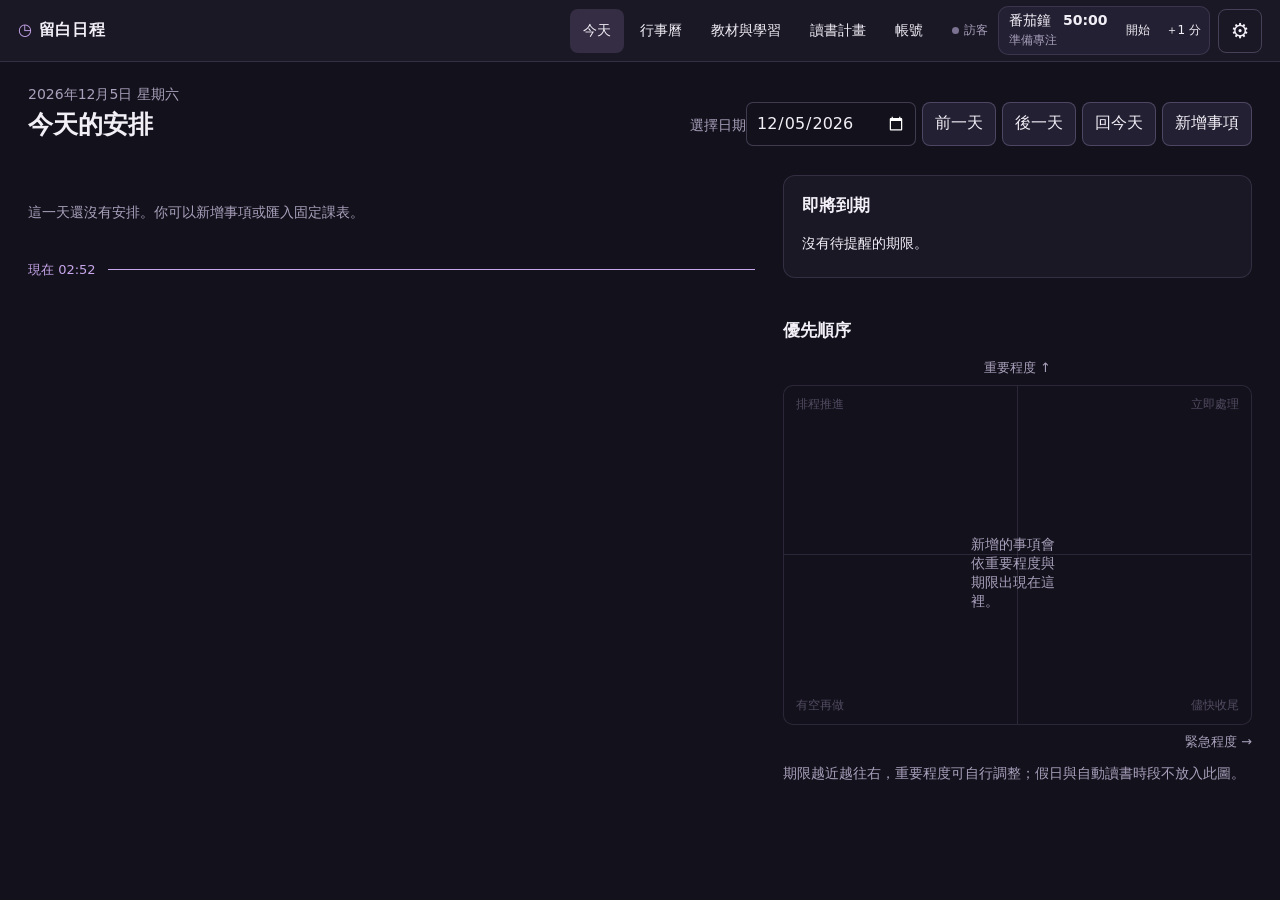
<file: index.html>
<!doctype html><html lang="zh-Hant"><head><meta charset="utf-8"><script data-theme-bootstrap>(()=>{const r=document.documentElement,t={"dusk":["dark","#13111B","#F2EFF7"],"blue":["dark","#0F1621","#F0EFEA"],"wine":["dark","#171015","#F5EFEF"],"study":["dark","#131416","#EFECE6"],"paper":["light","#F5F1E9","#1F2220"],"sky":["light","#F3F5F8","#161F2C"],"lilac":["light","#F6F2F7","#221A28"]};let p={};try{if(parent!==window){const h=parent.document.documentElement;p={theme:h.dataset.theme,font:h.classList.contains('reading-large')?'large':'standard',reduced:h.classList.contains('reduce-motion')};}}catch{}if(!p||!Object.hasOwn(t,p.theme))try{p=JSON.parse(window.BlanktimeStore?.getItem('blanktime:preferences:v1')||localStorage.getItem('blanktime:appearance:v1')||localStorage.getItem('blanktime:preferences:v1')||'{}');}catch{}if(!p||typeof p!=='object')p={};const id=Object.hasOwn(t,p.theme)?p.theme:'dusk',v=t[id];r.dataset.theme=id;r.style.colorScheme=v[0];r.style.backgroundColor=v[1];r.style.color=v[2];r.style.setProperty('--bg',v[1]);r.style.setProperty('--ink',v[2]);r.classList.toggle('reading-large',p.font==='large');r.classList.toggle('reduce-motion',p.reduced===true);})();</script><link rel="stylesheet" data-theme-palette href="assets/themes.css?v=fouc1"><meta name="viewport" content="width=device-width,initial-scale=1"><meta name="description" content="留白日程，結合課表、讀書計畫、逐觀念學習與番茄鐘的期末專案。"><link rel="icon" href="data:image/svg+xml,%3Csvg xmlns=%27http://www.w3.org/2000/svg%27 viewBox=%270 0 24 24%27%3E%3Ccircle cx=%2712%27 cy=%2712%27 r=%2710%27 fill=%27%23C7A6EB%27/%3E%3Cpath d=%27M12 5v7h5%27 fill=%27none%27 stroke=%27%2313111B%27 stroke-width=%272%27/%3E%3C/svg%3E"><title>留白日程 · Blanktime</title><link rel="stylesheet" href="assets/site.css?v=fouc1"></head><body><section id="blanktime" aria-label="留白日程網頁構想">
  <header class="bt-header">
    <div class="bt-brand"><span aria-hidden="true">◷</span> 留白日程</div>
    <nav aria-label="主要頁面"><button type="button" data-page="today" aria-pressed="true">今天</button><button type="button" data-page="calendar" aria-pressed="false">行事曆</button><button type="button" data-page="materials" aria-pressed="false">教材與學習</button><button type="button" data-page="study" aria-pressed="false">讀書計畫</button><button type="button" id="account-open">帳號</button></nav>
    <div class="bt-header-tools"><button id="sync-status" type="button" class="bt-sync-status" data-state="guest" aria-label="同步狀態：訪客；點擊登入"><span id="sync-label" role="status">訪客</span></button><div class="bt-focus-hub" role="group" aria-label="番茄鐘"><button type="button" class="bt-focus-tab" data-page="focus" aria-pressed="false"><span class="bt-focus-title">番茄鐘 <strong data-timer-value>50:00</strong></span><span data-timer-state>載入中</span></button><div class="bt-quick-actions" aria-label="番茄鐘快速控制"><button type="button" data-timer-toggle disabled>開始</button><button type="button" data-timer-add disabled aria-label="番茄鐘增加一分鐘">＋1 分</button></div></div><button type="button" id="settings-open" class="bt-settings-button" aria-label="設定">⚙</button></div>
  </header>
  <div class="prototype-note" id="unfinished-bar" role="status" hidden><span id="unfinished-text"></span><button id="unfinished-view" type="button">查看與調整 →</button></div><div class="bt-body">
    <section data-panel="today">
      <div class="planner-heading"><div class="bt-intro"><span id="today-date"></span><h2 id="daily-title">今天的安排</h2></div><div class="day-controls"><label><span class="bt-muted">選擇日期</span><input id="daily-date" type="date" aria-label="選擇日期"></label><span class="date-navigation"><button id="day-prev" type="button" aria-label="前一天">前一天</button><button id="day-next" type="button">後一天</button><button id="day-today" type="button">回今天</button></span><button type="button" id="today-new-event">新增事項</button></div></div>
      <div class="bt-split"><section aria-label="一整天的時間表"><ol id="today-agenda" class="bt-agenda"></ol></section><aside class="bt-aside"><section class="bt-due"><h3>即將到期</h3><ul id="upcoming"></ul></section><section><h3>優先順序</h3><div class="bt-axis-y">重要程度 ↑</div><div id="priority-plot" class="bt-plot" role="group" aria-label="使用者事項的重要與緊急四象限"></div><div class="bt-axis-x">緊急程度 →</div><p class="bt-muted">期限越近越往右，重要程度可自行調整；假日與自動讀書時段不放入此圖。</p></section></aside></div>
    </section>
    <section data-panel="calendar" hidden>
      <div class="planner-heading"><div class="bt-intro"><span>作業、報告與考試等重要事項</span><h2>行事曆</h2></div><div class="planner-inline"><button type="button" id="new-event">新增事項</button><button type="button" id="new-course">新增固定課表</button><button type="button" id="planner-import">匯入課表</button></div></div>
      <div class="planner-heading"><div class="planner-inline"><button id="month-prev" type="button" aria-label="上一個月">上個月</button><h3 id="calendar-month"></h3><button id="month-next" type="button" aria-label="下一個月">下個月</button><button id="month-today" type="button">今天</button></div><div class="bt-views"><button type="button" data-view="month" aria-pressed="true">月曆</button><button type="button" data-view="week" aria-pressed="false">週檢視</button></div></div>
      <p id="planner-status" role="status"></p><div data-calendar="month" class="planner-month-layout"><div id="month-grid" class="bt-month" role="group" aria-label="每月行事曆"></div><aside><h3 id="selected-date"></h3><div class="bt-views"><button id="detail-important" type="button" aria-pressed="true">只看重要事項</button><button id="detail-full" type="button" aria-pressed="false">顯示完整時間表</button></div><ol id="selected-agenda" class="bt-agenda"></ol></aside></div><section data-calendar="week" hidden><div class="planner-heading"><h3 id="week-title"></h3><div class="planner-inline"><button id="week-prev" type="button">上一週</button><button id="week-today" type="button">回本週</button><button id="week-next" type="button">下一週</button></div></div><div id="week-list"></div></section>
      <p class="bt-muted">月曆只列重要事項與各科期限；週檢視與每日安排顯示完整課表、讀書、休息與彈性時間。週末以底色區分。國定假日及連假資料尚未自動連接；可先新增「節日／假日」，或在核對後匯入。</p><section class="planner-details"><div class="planner-heading"><div><h3>每週固定課表</h3><p class="bt-muted">週日至週六 · 08:00–22:00 · 點課名查看詳細內容或停課／調課</p></div><div class="planner-inline"><button id="timetable-add" type="button">新增課程</button><button id="timetable-import" type="button">匯入與管理課表</button></div></div><div id="course-list" class="timetable-scroll" tabindex="0" aria-label="週日至週六固定課表，可橫向捲動"></div></section>
    </section>
    <section data-panel="materials" hidden class="bt-learning-panel">
      <div class="bt-learning-toolbar"><label>目前課程 <select id="course-select" aria-label="切換課程"><option value="">尚未匯入教材</option></select></label><button type="button" id="library-export">完整備份</button><button id="course-delete" type="button">刪除課程</button><button id="import-toggle" type="button" aria-expanded="true" aria-controls="import-panel">收合教材匯入與原始預覽</button><span id="library-status" role="status"></span></div>
      <div class="bt-learning-layout"><iframe id="learning-frame" title="逐觀念學習與教材預覽" src="modules/learning/index.html?v=fouc1"></iframe>
      <aside class="bt-import" id="import-panel"><h2>加入教材</h2><p>把講義交給 ChatGPT 或 Gemini，整理成留白日程教材包，再匯入這裡。</p>
      <label class="bt-upload">選擇教材包 JSON<input id="package-file" type="file" accept=".json,application/json"></label>
      <label for="package-text">或貼上整理好的 JSON</label><textarea id="package-text" rows="9" placeholder="貼上 blanktime.study-package/v1 教材包"></textarea>
      <button type="button" id="package-check" class="bt-primary">預覽匯入內容</button><div id="package-preview" role="status"></div><button id="package-confirm" type="button" class="bt-primary" hidden>確認匯入</button>
      <p class="bt-muted" id="import-storage-note">訪客教材僅存於此瀏覽器；原始教材不上傳。</p>
      <details><summary>整理教材需要的資料</summary><p><a href="skills/blanktime-study-coach/SKILL.md" target="_blank" rel="noopener">教材教練 Skill</a></p><p><a href="skills/blanktime-study-coach/examples/minimal-package.json" download>下載教材包範例</a></p><button type="button" id="copy-prompt">複製整理指令</button><p id="prompt-status" role="status"></p></details>
      <div id="materials-workspace"></div></aside></div>
    </section><section data-panel="study" hidden>
      <div class="bt-intro"><span>學習進度與章節熟悉度</span><h2>我的讀書計畫</h2></div>
      <details class="planner-details" open><summary>安排接下來一週的讀書時間</summary><p class="bt-muted">依未完成待辦與教材任務產生規則排程，先預覽再加入。這不是網站即時呼叫 AI。已過但未完成的時段會保留，不自動移動。</p><div class="planner-fields"><label>開始日期<input id="plan-from" type="date" required></label><label hidden>舊版共用期限<input id="plan-exam" type="datetime-local"></label><label>每天開始<input id="plan-day-start" type="time" value="09:00" step="1800"></label><label>每天結束<input id="plan-day-end" type="time" value="22:00" step="1800"></label><label>每日最多讀書（分鐘）<input id="plan-max" type="number" value="240" min="30" max="720" step="30"></label></div><button id="plan-generate" type="button">產生一週預覽</button><button id="plan-confirm" type="button" hidden>確認加入行事曆</button><div id="plan-preview" role="status"></div></details><div id="study-live"></div><div id="study-demo"><p class="bt-muted">以下為排版範例，匯入教材後會顯示你的真實章節與進度。</p><ul class="bt-chapters">
        <li><b>A</b><div><strong>第 1 章</strong><span>複習重點並做一道進階題</span></div><span>30 分鐘</span></li>
        <li><b>B</b><div><strong>第 2 章</strong><span>用自己的話整理筆記</span></div><span>30 分鐘</span></li>
        <li><b>C</b><div><strong>第 3 章</strong><span>做例題並找出容易錯的步驟</span></div><span>60 分鐘</span></li>
        <li><b>F</b><div><strong>第 4 章</strong><span>建立基礎架構，再練基礎題</span></div><span>60 分鐘</span></li>
      </ul>
</div>    </section>
    <section data-panel="focus" hidden class="bt-focus-panel"><iframe id="pomodoro-frame" title="番茄鐘與原版窗邊風景" src="modules/pomodoro/index.html?v=cloud1" allow="autoplay"></iframe></section>
  </div>
</section>
<dialog id="event-dialog" aria-labelledby="event-title"><div class="account-dialog-head"><h2 id="event-title">新增／編輯事項</h2><button id="event-close" type="button">關閉</button></div><form id="event-form"><input type="hidden" name="id"><div class="planner-fields"><label>事項名稱<input name="title" maxlength="200" required></label><label>類別<select name="type"><option value="task">待辦</option><option value="assignment">作業</option><option value="report">報告</option><option value="exam">考試</option><option value="meeting">重要事項</option><option value="study">讀書</option><option value="class">單次課表／補課</option><option value="rest">休息</option><option value="flex">彈性時間</option><option value="holiday">節日／假日</option></select></label><label>日期<input type="date" name="date" required></label><label>開始時間（選填）<input type="time" name="start" step="300"></label><label>結束時間（選填）<input type="time" name="end" step="300"></label><label>截止／提醒時間（選填）<input type="datetime-local" name="deadline"></label><label>重要程度 <output id="importance-value">50</output><input name="importance" type="range" min="0" max="100" value="50" required><span class="importance-control"><button type="button" data-importance="25">低</button><button type="button" data-importance="50">中</button><button type="button" data-importance="85">高</button></span></label><label>預估需要幾分鐘<input name="estimate" type="number" min="5" max="1440" step="5" value="60" required></label></div><label class="planner-check"><input type="checkbox" name="includeCalendar" checked>顯示在重要事項行事曆</label><label class="planner-check"><input type="checkbox" name="includeMatrix" checked>放入重要／緊急四象限</label><p class="bt-muted">時間可精確到 5 分鐘。休息和彈性時間至少 30 分鐘。填入截止時間後會出現在即將到期；系統通知尚未開發。</p><p id="event-error" role="alert"></p><button type="submit">儲存事項</button></form></dialog>
<dialog id="course-dialog" aria-labelledby="course-title"><div class="account-dialog-head"><h2 id="course-title">固定課表</h2><button id="course-close" type="button">關閉</button></div><form id="course-form"><input type="hidden" name="id"><div class="planner-fields"><label>課名<input name="title" maxlength="200" required></label><label>授課教授（選填）<input name="professor" maxlength="200"></label><label>教室（選填）<input name="room" maxlength="200"></label><label>連結教材（選填）<select name="linkedCourseId"></select></label><label>星期<select name="weekday"><option value="0">日</option><option value="1">一</option><option value="2">二</option><option value="3">三</option><option value="4">四</option><option value="5">五</option><option value="6">六</option></select></label><label>開始時間<input type="time" name="start" step="300" required></label><label>結束時間<input type="time" name="end" step="300" required></label><label>學期開始<input type="date" name="from" required></label><label>學期結束<input type="date" name="to" required></label><label>停課日期（逗號分隔）<input name="exceptions" placeholder="2026-12-01, 2026-12-08"></label></div><label class="planner-check"><input name="skipHolidays" type="checkbox" checked>遇到已加入的假日不排課</label><p id="course-error" role="alert"></p><button type="submit">儲存課表</button></form></dialog>
<dialog id="planner-import-dialog" aria-labelledby="planner-import-title"><div class="account-dialog-head"><h2 id="planner-import-title">匯入課表</h2><button id="planner-import-close" type="button">關閉</button></div><p>先把課表截圖交給 ChatGPT／Gemini，確認後將 JSON 貼到這裡。</p><button id="planner-prompt" type="button">複製課表整理指令</button><label>課表 JSON<textarea id="planner-import-text" rows="12" placeholder="blanktime.schedule/v1"></textarea></label><button id="planner-import-check" type="button">檢查與預覽</button><p id="planner-import-preview" role="status"></p><button id="planner-import-confirm" type="button" hidden>確認匯入課表</button></dialog>
<dialog id="account-dialog" aria-labelledby="account-title"><div class="account-dialog-head"><h2 id="account-title">帳號與同步</h2><button type="button" id="account-close" aria-label="關閉帳號設定">關閉</button></div><p id="account-name">尚未登入</p><p id="account-status" role="status">訪客模式・僅存於此瀏覽器</p><p id="account-setup-note">使用 Google 登入後，同步整理好的課程、進度及同一個番茄鐘。原始教材不會上傳。</p><button id="account-login" type="button" disabled>正在確認 Google 登入設定</button><button id="account-logout" type="button" hidden>登出此裝置</button><button id="account-retry" type="button">重新同步</button><button id="account-migrate" type="button" hidden>預覽合併這台裝置的訪客資料</button><div id="migration-preview"></div><button id="migration-confirm" type="button" hidden>確認合併</button></dialog>
<dialog id="course-detail-dialog" aria-labelledby="course-detail-title"><div class="account-dialog-head"><h2 id="course-detail-title">課程詳細內容</h2><button id="course-detail-close" type="button" aria-label="關閉">✕</button></div><label class="detail-date">要調整的上課日期<input id="course-detail-date" type="date" required></label><dl id="course-detail-info" class="course-info"></dl><label class="detail-link">連結教材（選填）<select id="course-detail-link"></select></label><p id="course-detail-deadline" class="bt-muted"></p><button id="course-detail-learn" type="button" hidden>前往此科教材學習 →</button><div class="planner-inline course-primary"><button id="course-detail-move" class="bt-primary" type="button" aria-expanded="false">調課</button><button id="course-detail-cancel" type="button">停課（不補課）</button></div><form id="course-detail-move-form" hidden><h3>補課安排</h3><div class="planner-fields"><label>補課日期<input name="date" type="date" required></label><label>補課開始<input name="start" type="time" step="300" required></label><label>補課結束<input name="end" type="time" step="300" required></label></div><button type="submit">確認調課</button></form><p id="course-detail-status" role="status"></p><h3>停課／調課紀錄</h3><div id="course-detail-history"></div><div class="planner-inline"><button id="course-detail-edit" type="button">編輯課程基本資料</button><button id="course-detail-remove" type="button">移除課程</button></div></dialog>
<dialog id="settings-dialog" aria-labelledby="settings-title"><div class="account-dialog-head"><h2 id="settings-title">設定</h2><button type="button" id="settings-close">關閉</button></div><div class="settings-tabs" role="tablist" aria-label="設定分類"><button type="button" role="tab" data-setting="backup" aria-selected="true">備份與還原</button><button type="button" role="tab" data-setting="trash" aria-selected="false">垃圾桶 <span id="trash-count">0</span></button><button type="button" role="tab" data-setting="preferences" aria-selected="false">外觀與排程</button><button type="button" role="tab" data-setting="sync" aria-selected="false">同步與儲存</button></div>
<section data-settings-panel="backup" class="settings-section" role="tabpanel"><p>完整備份包含教材、進度、熟悉度、垃圾桶、行程與課表、各科期限和番茄鐘紀錄。還原會合併資料，不恢復舊的倒數。</p><button id="settings-export" type="button">匯出完整備份 v2</button><label>選擇備份檔（v1／v2）<input id="settings-backup-file" type="file" accept=".json,application/json"></label><button id="settings-restore-check" type="button">檢查還原內容</button><div id="settings-backup-preview" role="status"></div><button id="settings-restore-confirm" type="button" hidden>確認合併還原</button></section>
<section data-settings-panel="trash" class="settings-section" role="tabpanel" hidden><p>刪除的課程保留 30 天，理解進度與熟悉度一併保留。超過期限將自動永久清除。</p><div id="trash-list"></div></section>
<section data-settings-panel="preferences" class="settings-section" role="tabpanel" hidden><label>外觀佈景主題<select id="pref-theme" aria-label="外觀佈景主題"></select></label><p class="bt-muted">立即套用並保存；原版番茄鐘風景維持不動。</p><form id="preferences-form"><div class="planner-fields"><label>每日開始<input id="pref-day-start" type="time" step="1800" required></label><label>每日結束<input id="pref-day-end" type="time" step="1800" required></label><label>每日最多讀書（分鐘）<input id="pref-max" type="number" min="30" max="720" step="30" required></label><label>教材閱讀字體<select id="pref-font"><option value="standard">標準</option><option value="large">稍大</option></select></label></div><label><span><input id="pref-reduced" type="checkbox"> 減少介面動態效果</span></label><button type="submit">儲存偏好</button></form><p>原版番茄鐘的風景與音效仍在番茄鐘內設定。</p><button id="settings-material-prompt" type="button">複製教材整理指令</button><button id="settings-course-prompt" type="button">複製課表整理指令</button></section>
<section data-settings-panel="sync" class="settings-section" role="tabpanel" hidden><p id="settings-account"></p><p id="settings-sync-time"></p><p id="settings-cache"></p><button id="settings-sync-now" type="button">立即重新同步</button></section><p id="settings-status" class="settings-status" role="status"></p></dialog>
<script src="assets/value.js?v=fouc1"></script><script src="assets/planner-core.js?v=sunday1" defer></script><script src="assets/storage.js?v=fouc1" defer></script><script src="cloud/client.js?v=fouc1" defer></script><script src="assets/package-validator.js?v=fouc1" defer></script><script src="assets/course-state.js?v=fouc1" defer></script><script src="assets/backup-core.js?v=fouc1" defer></script><script src="assets/data.js?v=fouc1" defer></script><script src="assets/themes.js?v=fouc1" defer></script><script src="assets/dialogs.js?v=fouc1" defer></script><script src="assets/app.js?v=fouc1" defer></script><script src="assets/library.js?v=fouc1" defer></script><script src="modules/learning/assets/js/workspace.js?v=fouc1" defer></script><script src="assets/planner.js?v=sunday1" defer></script><script src="assets/courses.js?v=sunday1" defer></script><script src="assets/cloud-app.js?v=fouc1" defer></script><script src="assets/settings.js?v=fouc1" defer></script></body></html>
</file>
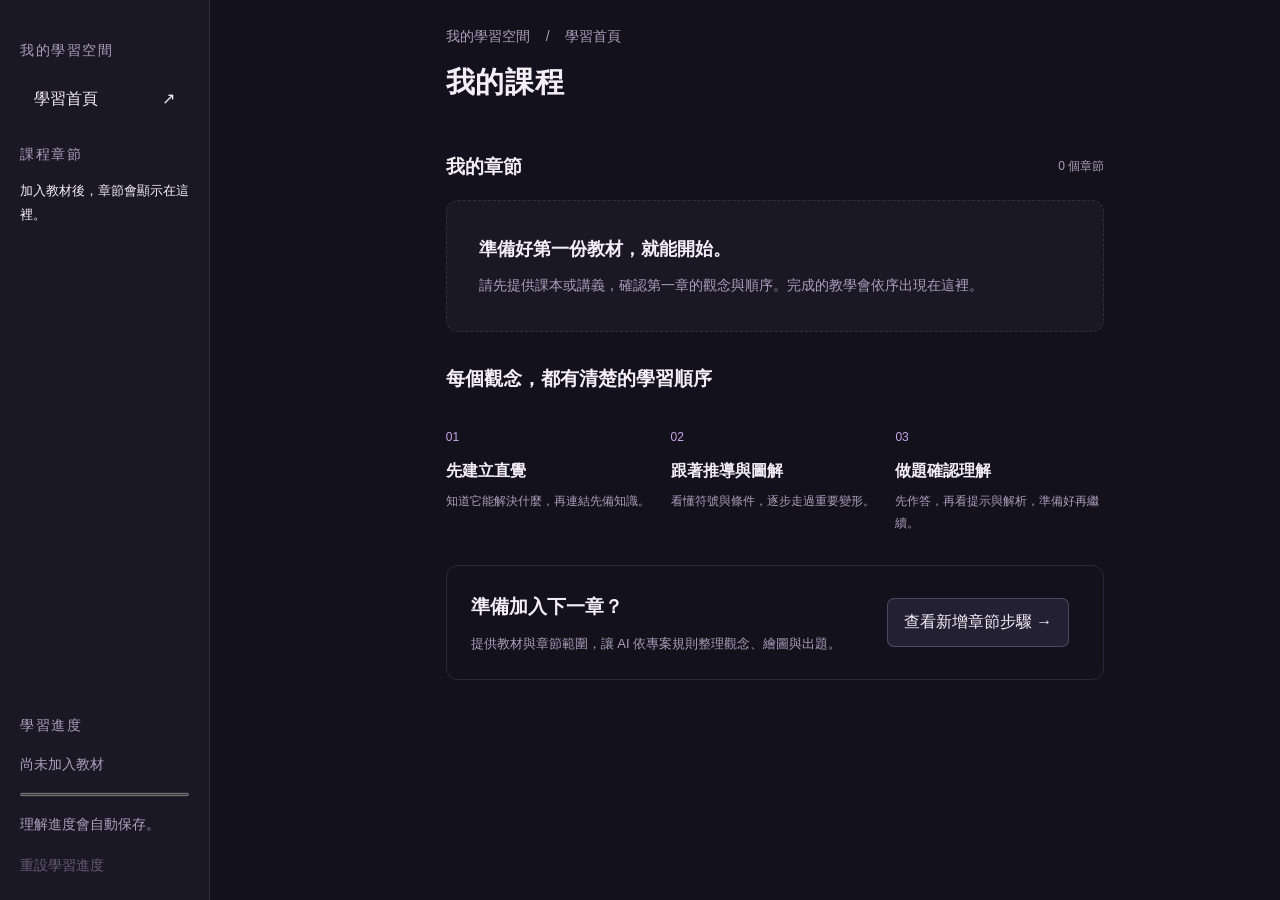
<file: modules/learning/index.html>
<!doctype html>
<html lang="zh-Hant">
<head>
  <meta charset="utf-8"><script data-theme-bootstrap>(()=>{const r=document.documentElement,t={"dusk":["dark","#13111B","#F2EFF7"],"blue":["dark","#0F1621","#F0EFEA"],"wine":["dark","#171015","#F5EFEF"],"study":["dark","#131416","#EFECE6"],"paper":["light","#F5F1E9","#1F2220"],"sky":["light","#F3F5F8","#161F2C"],"lilac":["light","#F6F2F7","#221A28"]};let p={};try{if(parent!==window){const h=parent.document.documentElement;p={theme:h.dataset.theme,font:h.classList.contains('reading-large')?'large':'standard',reduced:h.classList.contains('reduce-motion')};}}catch{}if(!p||!Object.hasOwn(t,p.theme))try{p=JSON.parse(window.BlanktimeStore?.getItem('blanktime:preferences:v1')||localStorage.getItem('blanktime:appearance:v1')||localStorage.getItem('blanktime:preferences:v1')||'{}');}catch{}if(!p||typeof p!=='object')p={};const id=Object.hasOwn(t,p.theme)?p.theme:'dusk',v=t[id];r.dataset.theme=id;r.style.colorScheme=v[0];r.style.backgroundColor=v[1];r.style.color=v[2];r.style.setProperty('--bg',v[1]);r.style.setProperty('--ink',v[2]);r.classList.toggle('reading-large',p.font==='large');r.classList.toggle('reduce-motion',p.reduced===true);})();</script><link rel="stylesheet" data-theme-palette href="../../assets/themes.css?v=fouc1">
  <meta name="viewport" content="width=device-width, initial-scale=1">
  <meta name="color-scheme" content="dark light">
  <title>教材與學習 · 留白日程</title>
  <script src="../../assets/value.js?v=fouc1" defer></script><script src="../../assets/storage.js?v=fouc1" defer></script><script src="../../assets/data.js?v=fouc1" defer></script><link rel="stylesheet" href="assets/css/site.css?v=fouc1">
  <script src="assets/js/core.js?v=fouc1" defer></script>
  <script src="assets/js/figures.js?v=fouc1" defer></script>
  <script src="assets/js/site.js?v=fouc1" defer></script>
  <script src="assets/js/workspace.js?v=fouc1" defer></script>
<link rel="stylesheet" href="assets/css/integration.css?v=fouc1"><script defer src="../../assets/themes.js?v=fouc1"></script><script defer src="../../assets/dialogs.js?v=fouc1"></script></head>
<body>
  <a class="skip-link" href="#main">跳至內容</a>
  <header class="mobile-bar">
    <span>教材與學習</span>
    <button id="menu-toggle" type="button" aria-expanded="false" aria-controls="sidebar">章節選單</button>
  </header>
  <aside id="sidebar" class="sidebar" aria-label="學習導覽">
    
    <p class="sidebar-label">我的學習空間</p>
    <a class="nav-home" href="index.html?v=fouc1" aria-current="page">學習首頁 <span aria-hidden="true">↗</span></a>
    <nav aria-label="章節導覽"><p class="sidebar-label">課程章節</p><div id="chapter-nav"><p class="muted">正在讀取章節…</p></div></nav>
    <div class="progress-panel">
      <p class="sidebar-label">學習進度</p>
      <p id="progress-label">尚未加入教材</p>
      <progress id="progress" value="0" max="1" aria-label="已完成的觀念"></progress>
      <p id="storage-note" class="fine-print">理解進度會自動保存。</p>
      <button id="reset-progress" class="text-button" type="button" disabled>重設學習進度</button>
    </div>
  </aside>
  <main id="main" tabindex="-1">
    <div class="breadcrumb">我的學習空間 <span aria-hidden="true">/</span> 學習首頁</div>
    <section class="intro" aria-labelledby="page-title">
      
      <h1 id="page-title">我的課程</h1>
      <p class="intro-note">慢慢學，也能理解得很深。</p>
      <p class="lead">從直覺走向公式，把卡住的那一步弄清楚。<br>每學一個觀念，就用一道基礎題確認理解。</p>
      <div class="tags"><span>逐步推導</span><span>圖解輔助</span><span>隨堂練習</span></div>
      <a id="resume-learning" class="action-button resume-link" hidden></a>
    </section>
    
    <section class="chapters-section" aria-labelledby="chapters-title">
      <div class="section-heading"><h2 id="chapters-title">我的章節</h2><span id="chapter-count" class="muted">讀取中</span></div>
      <div id="chapter-list" aria-live="polite"></div>
    </section>
    <section class="learning-flow" aria-labelledby="flow-title">
      <h2 id="flow-title">每個觀念，都有清楚的學習順序</h2>
      <ol class="steps">
        <li><span class="step-number">01</span><h3>先建立直覺</h3><p>知道它能解決什麼，再連結先備知識。</p></li>
        <li><span class="step-number">02</span><h3>跟著推導與圖解</h3><p>看懂符號與條件，逐步走過重要變形。</p></li>
        <li><span class="step-number">03</span><h3>做題確認理解</h3><p>先作答，再看提示與解析，準備好再繼續。</p></li>
      </ol>
    </section>
    <section class="add-chapter-guide" aria-labelledby="add-title">
      <div><h2 id="add-title">準備加入下一章？</h2><p>提供教材與章節範圍，讓 AI 依專案規則整理觀念、繪圖與出題。</p></div>
      <a class="secondary-button" href="getting-started.html?v=fouc1">查看新增章節步驟 →</a>
    </section>
    
  </main>
</body>
</html>
</file>
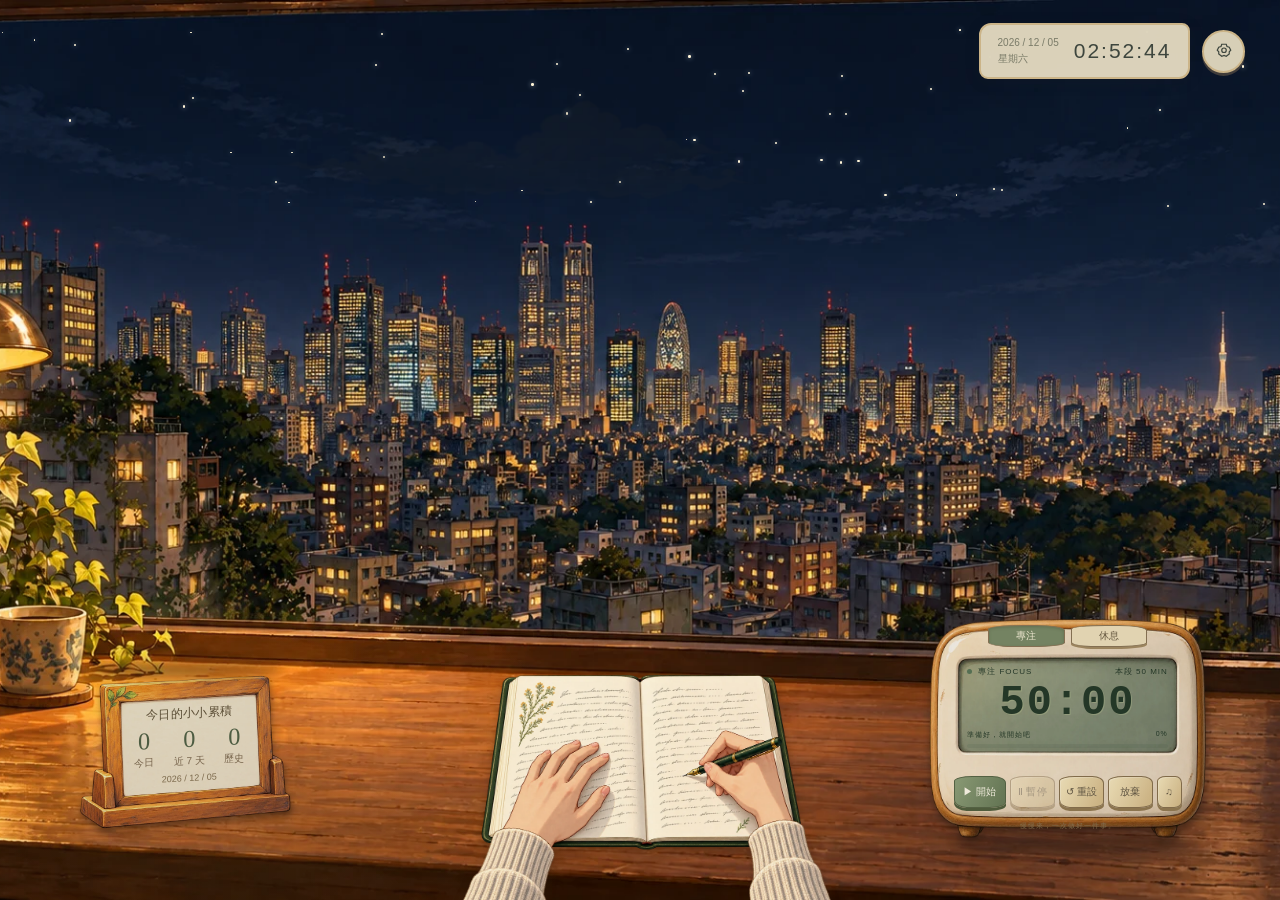
<file: modules/pomodoro/index.html>
<!DOCTYPE html>
<html lang="zh-Hant">
<head>
<meta charset="UTF-8"><meta name="viewport" content="width=device-width,initial-scale=1">
<meta name="theme-color" content="#514b42"><meta name="description" content="窗邊小憩：城市咖啡廳、手寫微動畫、環境音與專注番茄鐘。所有內容皆內建於單一檔案。">
<title>番茄鐘 · 留白日程</title>
<link rel="stylesheet" href="scene.css">
<link rel="stylesheet" href="integration.css"></head>
<body data-weather="sunny">
<main class="app" id="app">
<div class="world" aria-hidden="true"><div class="painted-bg"></div><div class="window-effects" id="windowEffects"><div class="night-stars" id="nightStars"></div><div class="moving-clouds"></div><div class="sky-life"><svg class="birds" viewBox="0 0 180 65"><g fill="none" stroke="#36464b" stroke-width="2.5" stroke-linecap="round"><g transform="translate(30 35) scale(1)"><path class="bird-wing wing-left" style="--flap-delay:-0s" d="M0 0Q-10-12-20-8"/><path class="bird-wing wing-right" style="--flap-delay:-0s" d="M0 0Q10-12 20-8"/><path d="M-2 1L2 1"/></g><g transform="translate(88 16) scale(0.8)"><path class="bird-wing wing-left" style="--flap-delay:-0.19s" d="M0 0Q-10-12-20-8"/><path class="bird-wing wing-right" style="--flap-delay:-0.19s" d="M0 0Q10-12 20-8"/><path d="M-2 1L2 1"/></g><g transform="translate(136 46) scale(0.7)"><path class="bird-wing wing-left" style="--flap-delay:-0.38s" d="M0 0Q-10-12-20-8"/><path class="bird-wing wing-right" style="--flap-delay:-0.38s" d="M0 0Q10-12 20-8"/><path d="M-2 1L2 1"/></g></g></svg><svg class="plane" viewBox="0 0 80 45"><path d="M4 22L28 20 43 3 49 3 42 20 66 20Q74 20 78 24Q73 28 66 28L42 28 49 42 43 42 28 28 12 28 4 34 1 33 6 25 1 16 4 15 12 22Z" fill="#e9ece5" stroke="#64767f" stroke-width="1"/></svg></div></div><div class="light-wash"></div><div class="window"><div class="rain-shade"></div><canvas id="rain"></canvas></div><div class="lamplight"></div></div>
<header><div class="top-right"><div class="live-clock"><div><small id="date">日期</small><small id="weekday">星期</small></div><time id="clock">00:00:00</time></div><button class="icon-button" id="openSettings" aria-label="開啟設定" title="設定"><svg viewBox="0 0 24 24" fill="none" stroke="currentColor" stroke-width="1.6"><path d="m9 3-1 3-3 1-2 4 2 2v3l4 3 3-1 3 1 4-3v-3l2-2-2-4-3-1-1-3z"/><circle cx="12" cy="11" r="3"/></svg></button></div></header>





<div class="workspace" aria-label="第一人稱工作桌面"><div id="writing" class="painted-work writing-work" role="img" aria-label="手繪雙手寫手帳"><i class="hand-motion writing-fingers" aria-hidden="true"></i></div><div id="laptop" class="painted-work laptop-work" role="img" aria-label="手繪雙手使用筆電" style="display:none"><i class="hand-motion typing-left" aria-hidden="true"></i><i class="hand-motion typing-right" aria-hidden="true"></i></div></div>
<section class="journal" id="journal" aria-label="專注紀錄立牌"><div class="sign-content"><h3>今日的小小累積</h3><div class="stats"><div class="stat"><strong id="todayCount">0</strong><span>今日</span></div><div class="stat"><strong id="weekCount">0</strong><span>近 7 天</span></div><div class="stat"><strong id="allCount">0</strong><span>歷史</span></div></div><footer><span id="journalDate"></span></footer></div></section>
<section class="timer" aria-label="專注計時器"><div class="mode-switch" role="group" aria-label="計時模式"><button id="focusMode" type="button" aria-pressed="true">專注</button><button id="breakMode" type="button" aria-pressed="false">休息</button></div><div class="screen"><div class="screen-top"><span><i class="mode-dot"></i><span id="mode">專注 FOCUS</span></span><span id="durationLabel">50 / 10</span></div><div class="time" id="remaining" role="timer" aria-label="剩餘時間">50:00</div><div class="progress-info"><span id="status" role="status">準備好，就開始吧</span><span id="percent">0%</span></div><div class="progress-track" id="progress" role="progressbar" aria-label="目前階段完成進度" aria-valuemin="0" aria-valuemax="100" aria-valuenow="0"><div id="progressFill"></div></div></div><div class="controls"><button class="key start" id="start">▶ 開始</button><button class="key" id="pause">Ⅱ 暫停</button><button class="key" id="reset">↺ 重設</button><button class="key" id="abandon">放棄</button><button class="key mute" id="mute" aria-label="全站靜音" aria-pressed="false" title="全站靜音">♫</button></div><div class="timer-foot">慢慢來，一次做好一件事。</div></section>
<div id="toast" class="toast" role="status" hidden></div><div class="storage-warning" id="storageWarning" role="status" hidden>目前無法保存紀錄；本次仍可使用計時器。</div>
</main>
<dialog id="settings" aria-labelledby="settingsTitle"><div class="settings-head"><div><small>MAKE YOURSELF AT HOME</small><h2 id="settingsTitle">你的窗邊角落</h2></div><button class="icon-button" id="closeSettings" aria-label="關閉設定">✕</button></div><div class="settings-body">
<section><h3 class="section-title">01 / 專注節奏</h3><div class="choices"><button type="button" data-preset="50,10">50 / 10</button><button type="button" data-preset="25,5">25 / 5</button><button type="button" id="customPreset">自訂</button></div><form id="timeForm" novalidate><div class="select-row"><label class="field" for="focusMinutes">專注 · 分鐘<input id="focusMinutes" type="number" min="10" max="180" step="1" required inputmode="numeric" value="50" aria-describedby="timeError"></label><label class="field" for="breakMinutes">休息 · 分鐘<input id="breakMinutes" type="number" min="1" max="60" step="1" required inputmode="numeric" value="10" aria-describedby="timeError"></label></div><button class="save-time" type="submit">套用時間</button><p class="error" id="timeError" role="alert"></p></form><p class="hint">專注 10–180 分鐘 · 休息 1–60 分鐘，僅限整數。<br>進行中的階段不受影響，新時間於下次階段生效。<br>倒數完成後自動切換到另一個模式，等待你按開始。也可使用上方的「專注／休息」手動切換；手動切換會放棄尚未完成的進度。</p></section>
<section><h3 class="section-title">02 / 窗外風景</h3><div class="select-row"><label class="field">城市<select id="city"><option value="tokyo">東京 Tokyo</option><option value="newyork">紐約 New York</option><option value="seoul">首爾 Seoul</option></select></label><label class="field">天氣<select id="weather"><option value="sunny">晴天 · 柔和旋律</option><option value="rain">雨天 · 窗外輕雨</option></select></label></div><label class="field">光影時段<select id="daytime"><option value="auto">跟隨真實時間</option><option value="morning">早晨 · 日出</option><option value="noon">中午 · 日光</option><option value="sunset">黃昏 · 日落</option><option value="night">晚上 · 夜色</option></select></label><p class="hint">依電腦本地時間：04–06 早晨 / 06–16 中午 / 16–18 黃昏 / 18–04 晚上。城市不改變時區。</p></section>
<section><h3 class="section-title">03 / 桌前時光</h3><label class="field">工作方式<select id="activity"><option value="writing">手帳書寫</option><option value="laptop">使用筆電</option></select></label><label class="check" style="margin-top:18px"><input type="checkbox" id="reduced">減少動態效果</label></section>
<section><h3 class="section-title">04 / 聲音與氛圍</h3><label class="volume-label" for="volume"><span>全站音量</span><output id="volumeValue">30%</output></label><input type="range" id="volume" min="0" max="100" value="30"><p class="hint" id="audioHint">雨天播放你提供的自然雨聲，已降低音量與柔化高頻；切換雨天會立即停止晴天旋律。點擊開始或調整音量後啟用聲音。計時器上的 ♫ 按鈕可關閉全部聲音，包括按鍵及提醒。</p></section><p class="hint">設定與紀錄僅保存在這個瀏覽器。關閉網頁後依實際經過時間結算；已暫停的倒數維持暫停。清除網站資料會移除紀錄。</p><p class="hint">雨聲：使用者提供的 Raining on Multiple Surfaces 錄音（已裁切、柔化、循環與降低播放音量）。</p><div class="about">A little focus, a little closer.<br>窗邊小憩 · 純前端 / 單檔 / 圖像內嵌</div>
</div></dialog>
<script src="../../assets/value.js?v=sync2"></script><script src="../../assets/storage.js?v=cloud1"></script><script src="timer.js?v=cloud1"></script>
<script src="bridge.js?v=cloud1"></script></body>
</html>
</file>
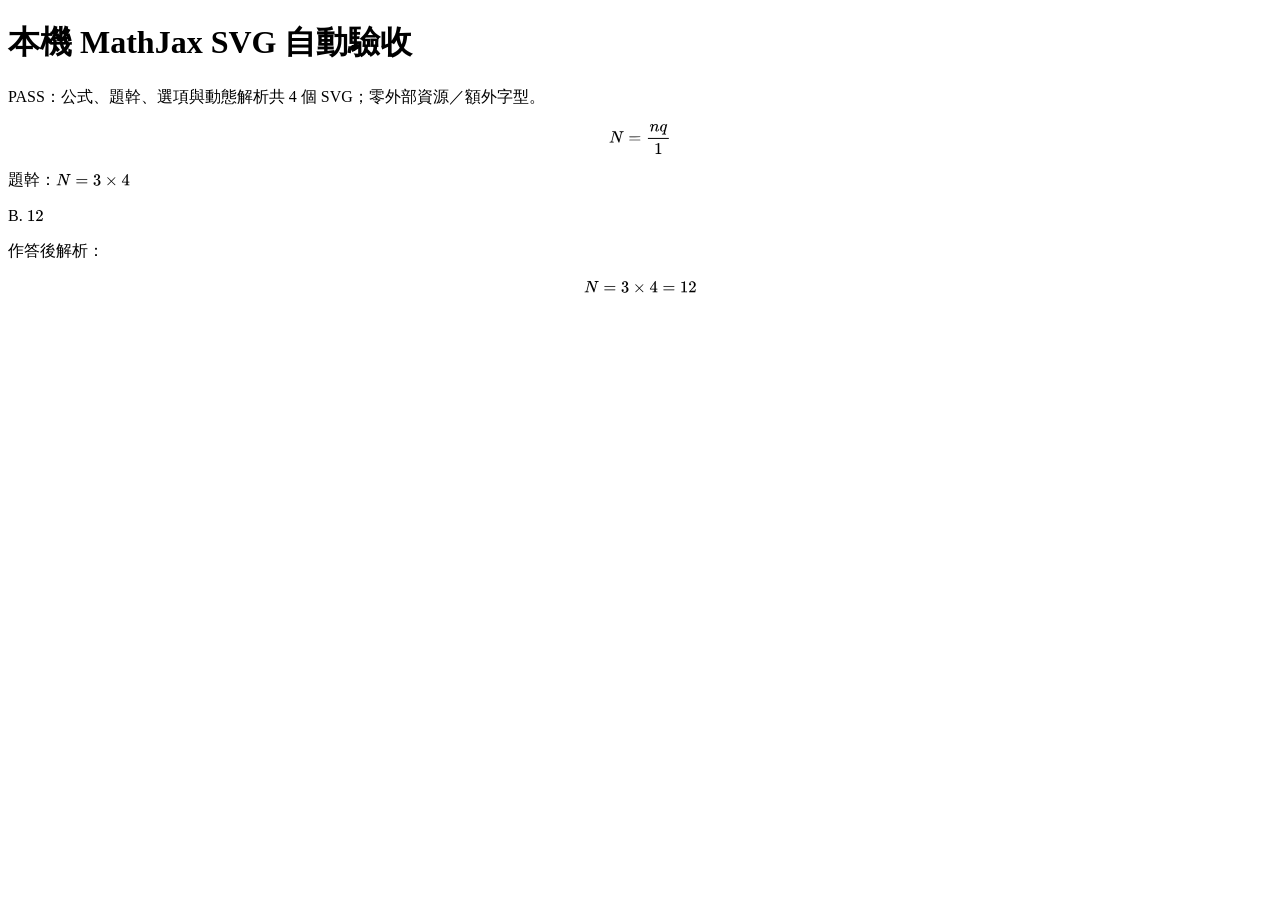
<file: scripts/math-render.test.html>
<!doctype html>
<html lang="zh-Hant"><head><meta charset="utf-8"><meta name="viewport" content="width=device-width,initial-scale=1"><title>MathJax 自動渲染測試</title><link rel="icon" href="data:,">
<script>window.MathJax={tex:{inlineMath:[['\\(','\\)']],displayMath:[['\\[','\\]']],packages:['base','ams','newcommand','noundefined','configmacros']},svg:{fontCache:'local'},options:{enableMenu:false},startup:{typeset:false}};</script>
<script defer src="../modules/learning/assets/vendor/mathjax/tex-svg.js?v=3.2.2"></script>
<script defer src="math-render.test.js?v=dusk1"></script></head><body><h1>本機 MathJax SVG 自動驗收</h1><p id="result" role="status">執行中</p><main id="fixture"></main></body></html>
</file>
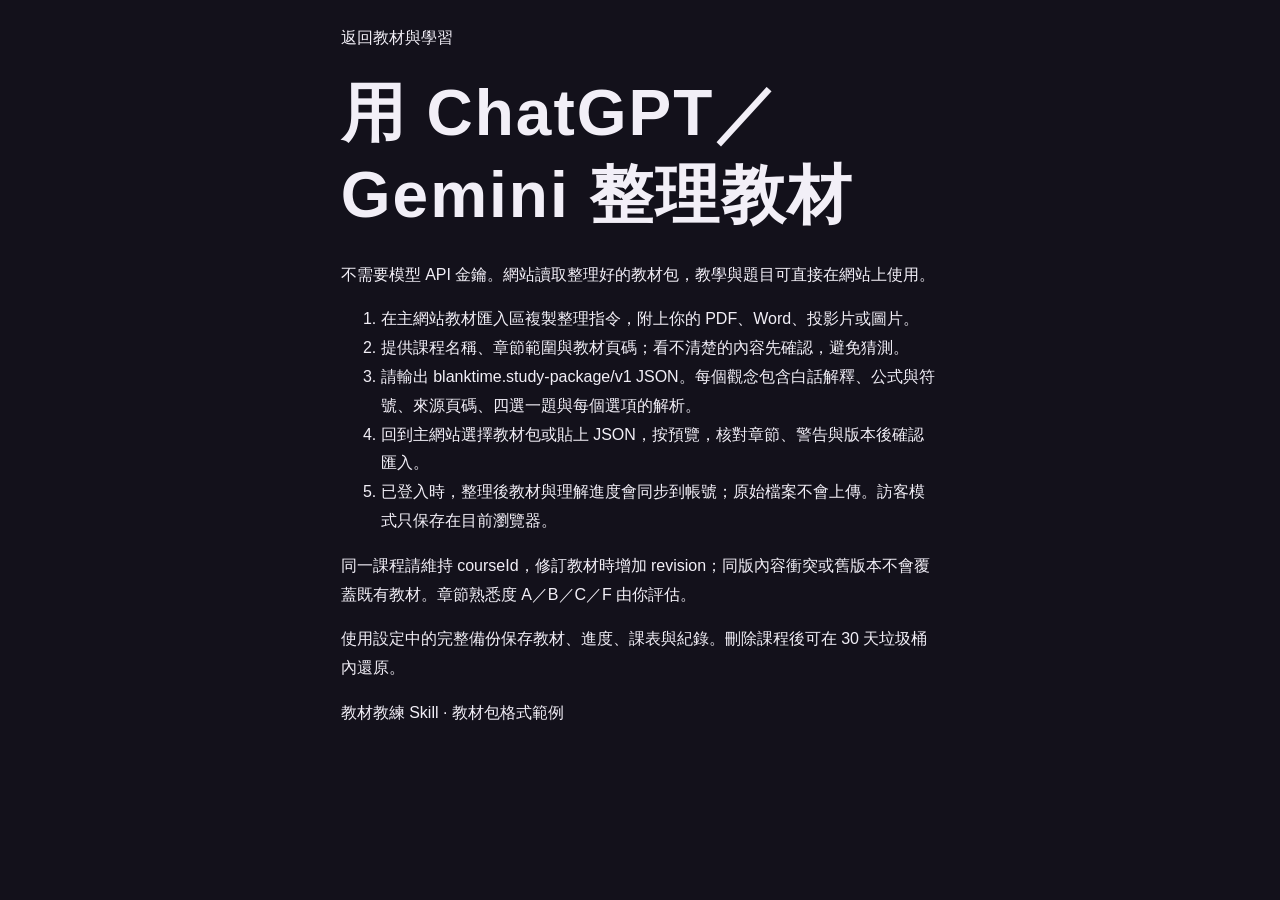
<file: modules/learning/getting-started.html>
<!doctype html><html lang="zh-Hant"><head><meta charset="utf-8"><script data-theme-bootstrap>(()=>{const r=document.documentElement,t={"dusk":["dark","#13111B","#F2EFF7"],"blue":["dark","#0F1621","#F0EFEA"],"wine":["dark","#171015","#F5EFEF"],"study":["dark","#131416","#EFECE6"],"paper":["light","#F5F1E9","#1F2220"],"sky":["light","#F3F5F8","#161F2C"],"lilac":["light","#F6F2F7","#221A28"]};let p={};try{if(parent!==window){const h=parent.document.documentElement;p={theme:h.dataset.theme,font:h.classList.contains('reading-large')?'large':'standard',reduced:h.classList.contains('reduce-motion')};}}catch{}if(!p||!Object.hasOwn(t,p.theme))try{p=JSON.parse(window.BlanktimeStore?.getItem('blanktime:preferences:v1')||localStorage.getItem('blanktime:appearance:v1')||localStorage.getItem('blanktime:preferences:v1')||'{}');}catch{}if(!p||typeof p!=='object')p={};const id=Object.hasOwn(t,p.theme)?p.theme:'dusk',v=t[id];r.dataset.theme=id;r.style.colorScheme=v[0];r.style.backgroundColor=v[1];r.style.color=v[2];r.style.setProperty('--bg',v[1]);r.style.setProperty('--ink',v[2]);r.classList.toggle('reading-large',p.font==='large');r.classList.toggle('reduce-motion',p.reduced===true);})();</script><link rel="stylesheet" data-theme-palette href="../../assets/themes.css?v=fouc1"><meta name="viewport" content="width=device-width,initial-scale=1"><title>整理與匯入教材 · 留白日程</title><link rel="stylesheet" href="assets/css/site.css?v=fouc1"><link rel="stylesheet" href="assets/css/integration.css?v=fouc1"><script defer src="../../assets/themes.js?v=fouc1"></script><script defer src="../../assets/dialogs.js?v=fouc1"></script></head><body><main style="margin:0 auto;max-width:74ch"><a href="index.html?v=fouc1">返回教材與學習</a><h1>用 ChatGPT／Gemini 整理教材</h1><p>不需要模型 API 金鑰。網站讀取整理好的教材包，教學與題目可直接在網站上使用。</p><ol><li>在主網站教材匯入區複製整理指令，附上你的 PDF、Word、投影片或圖片。</li><li>提供課程名稱、章節範圍與教材頁碼；看不清楚的內容先確認，避免猜測。</li><li>請輸出 blanktime.study-package/v1 JSON。每個觀念包含白話解釋、公式與符號、來源頁碼、四選一題與每個選項的解析。</li><li>回到主網站選擇教材包或貼上 JSON，按預覽，核對章節、警告與版本後確認匯入。</li><li>已登入時，整理後教材與理解進度會同步到帳號；原始檔案不會上傳。訪客模式只保存在目前瀏覽器。</li></ol><p>同一課程請維持 courseId，修訂教材時增加 revision；同版內容衝突或舊版本不會覆蓋既有教材。章節熟悉度 A／B／C／F 由你評估。</p><p>使用設定中的完整備份保存教材、進度、課表與紀錄。刪除課程後可在 30 天垃圾桶內還原。</p><p><a href="../../skills/blanktime-study-coach/SKILL.md">教材教練 Skill</a> · <a href="../../skills/blanktime-study-coach/examples/minimal-package.json">教材包格式範例</a></p></main></body></html>
</file>
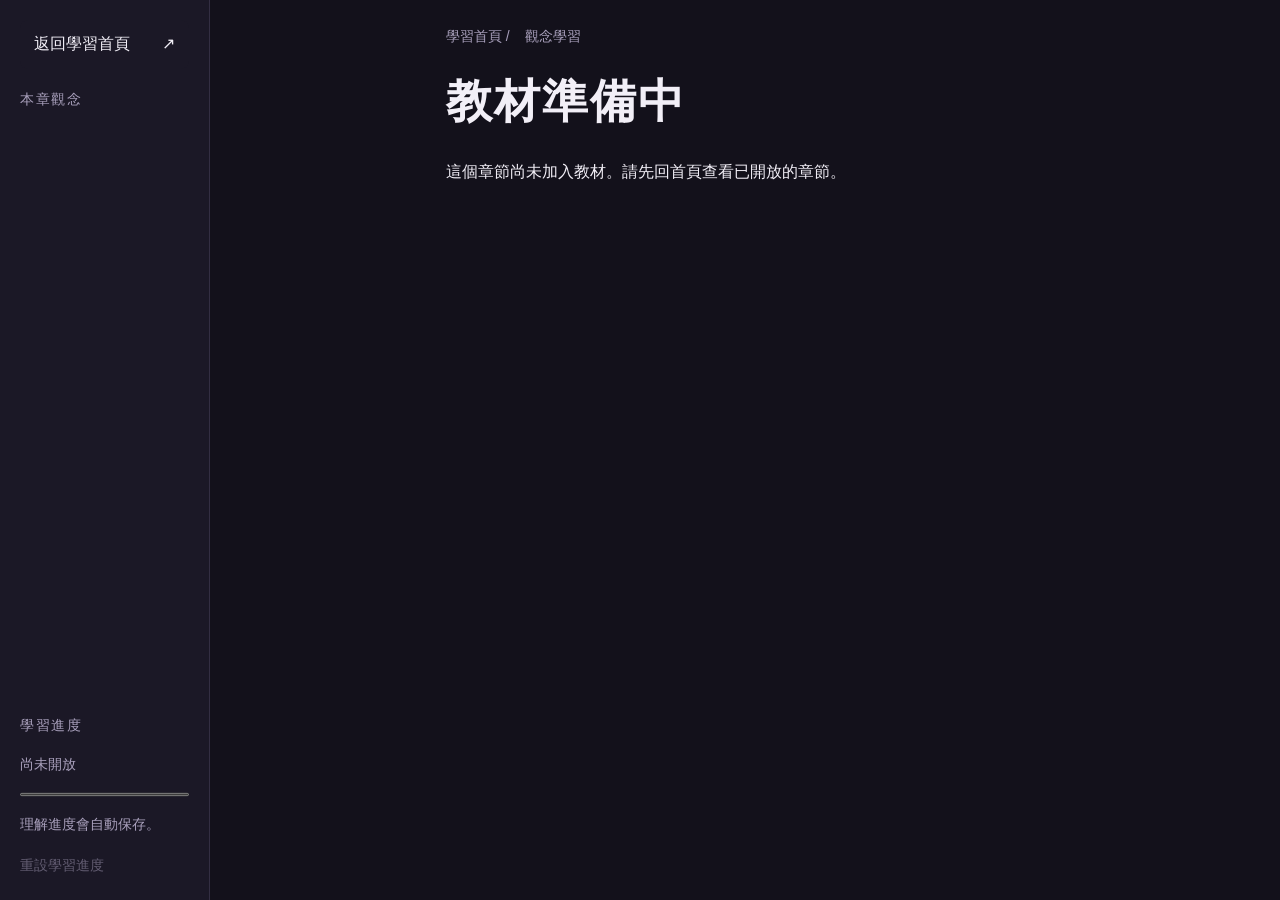
<file: modules/learning/chapters/lesson.html>
<!doctype html>
<html lang="zh-Hant">
<head>
  <meta charset="utf-8"><script data-theme-bootstrap>(()=>{const r=document.documentElement,t={"dusk":["dark","#13111B","#F2EFF7"],"blue":["dark","#0F1621","#F0EFEA"],"wine":["dark","#171015","#F5EFEF"],"study":["dark","#131416","#EFECE6"],"paper":["light","#F5F1E9","#1F2220"],"sky":["light","#F3F5F8","#161F2C"],"lilac":["light","#F6F2F7","#221A28"]};let p={};try{if(parent!==window){const h=parent.document.documentElement;p={theme:h.dataset.theme,font:h.classList.contains('reading-large')?'large':'standard',reduced:h.classList.contains('reduce-motion')};}}catch{}if(!p||!Object.hasOwn(t,p.theme))try{p=JSON.parse(window.BlanktimeStore?.getItem('blanktime:preferences:v1')||localStorage.getItem('blanktime:appearance:v1')||localStorage.getItem('blanktime:preferences:v1')||'{}');}catch{}if(!p||typeof p!=='object')p={};const id=Object.hasOwn(t,p.theme)?p.theme:'dusk',v=t[id];r.dataset.theme=id;r.style.colorScheme=v[0];r.style.backgroundColor=v[1];r.style.color=v[2];r.style.setProperty('--bg',v[1]);r.style.setProperty('--ink',v[2]);r.classList.toggle('reading-large',p.font==='large');r.classList.toggle('reduce-motion',p.reduced===true);})();</script><link rel="stylesheet" data-theme-palette href="../../../assets/themes.css?v=fouc1">
  <meta name="viewport" content="width=device-width, initial-scale=1">
  <meta name="color-scheme" content="dark light">
  <title>觀念學習 · 留白日程</title>
  <script src="../../../assets/value.js?v=fouc1" defer></script><script src="../../../assets/storage.js?v=fouc1" defer></script><script src="../../../assets/data.js?v=fouc1" defer></script><link rel="stylesheet" href="../assets/css/site.css?v=fouc1">
  <script>window.MathJax={tex:{inlineMath:[['\\(','\\)']],displayMath:[['\\[','\\]']],packages:['base','ams','newcommand','noundefined','configmacros']},svg:{fontCache:'local'},options:{enableMenu:false},startup:{typeset:false}};</script>
  <script defer src="../assets/vendor/mathjax/tex-svg.js?v=3.2.2"></script>
  <script src="../assets/js/core.js?v=fouc1" defer></script>
  <script src="../assets/js/figures.js?v=fouc1" defer></script>
  <script src="../assets/js/workspace.js?v=fouc1" defer></script>
  <script src="../assets/js/study-tools.js?v=fouc1" defer></script><script src="../assets/js/lesson.js?v=fouc1" defer></script>

<link rel="stylesheet" href="../assets/css/integration.css?v=fouc1"><script defer src="../../../assets/themes.js?v=fouc1"></script><script defer src="../../../assets/dialogs.js?v=fouc1"></script></head>
<body>
  <a class="skip-link" href="#main">跳至內容</a>
  <header class="mobile-bar"><span>教材與學習</span><button id="menu-toggle" aria-expanded="false" aria-controls="sidebar">章節選單</button></header>
  <aside id="sidebar" class="sidebar" aria-label="學習導覽">
    
    <a class="nav-home" href="../index.html?v=fouc1">返回學習首頁 <span aria-hidden="true">↗</span></a>
    <nav aria-label="觀念導覽"><p class="sidebar-label">本章觀念</p><div id="concept-nav"></div></nav>
    <div class="progress-panel"><p class="sidebar-label">學習進度</p><p id="progress-label">讀取中</p><progress id="progress" value="0" max="1" aria-label="本章學習進度"></progress><p id="storage-note" class="fine-print">理解進度會自動保存。</p><button id="reset-progress" class="text-button">重設學習進度</button></div>
  </aside>
  <main id="main" tabindex="-1">
    <div class="breadcrumb"><a href="../index.html?v=fouc1">學習首頁</a> / <span id="chapter-name">觀念學習</span></div>
    
    <div id="lesson-content" aria-live="polite"><p>正在讀取教材…</p></div>
    
  </main>
</body>
</html>
</file>
<file: assets/site.css>
/* 暮光紫藤 · Muted Dusk Violet */
:root{color-scheme:dark;--bg:#13111B;--surface:#1B1826;--surface-2:#242033;--surface-3:#2E2942;--ink:#F2EFF7;--muted:#A9A0BC;--subtle:#7B7291;--line:rgba(196,178,232,.14);--line-strong:rgba(196,178,232,.26);--accent:#C7A6EB;--accent-soft:rgba(199,166,235,.15);--accent-ink:#161121;--class-bar:#8DA8D6;--warn-bar:#E0987C;--warn-ink:#F3B9A2;--warning:var(--warn-ink);--bt-paper:var(--surface);--bt-ink:var(--ink);--bt-dim:var(--muted);--bt-line:var(--line);--bt-accent:var(--accent);--bt-tint:var(--surface-2);--bt-gold:var(--surface-2);font-family:system-ui,-apple-system,sans-serif;font-variant-numeric:tabular-nums;}
*{box-sizing:border-box;}body{margin:0;background:var(--bg);color:var(--ink);}button,input,textarea,select{font:inherit;}button,a,input,select,textarea{touch-action:manipulation;}button{cursor:pointer;}button:disabled{opacity:.45;cursor:default;}button:focus-visible,a:focus-visible,input:focus-visible,summary:focus-visible{outline:2px solid var(--accent);outline-offset:3px;}button{border:1px solid var(--line-strong);background:var(--surface-2);color:var(--ink);border-radius:8px;min-height:44px;padding:8px 12px;}button:hover{background:var(--surface-3);}button[aria-pressed=true],.bt-primary{background:var(--accent-soft);border-color:var(--accent);color:var(--ink);}a{color:var(--accent);}input,textarea,select{color:var(--ink);background:var(--bg);border:1px solid var(--line-strong);border-radius:7px;padding:9px;max-width:100%;min-width:0;}textarea{width:100%;resize:vertical;}[hidden]{display:none!important;}time,input[type=date],input[type=time],input[type=datetime-local],.deadline,.bt-focus-hub,.bt-sync-status,.calendar-cell b{font-variant-numeric:tabular-nums;}h1,h2,h3,p{overflow-wrap:anywhere;}h2{font-size:1.55rem;}h3{font-size:1.05rem;}small,.bt-muted{font-size:.875rem;color:var(--muted);}label{color:var(--muted);}
#blanktime{min-height:100dvh;width:100%;background:var(--bg);}#blanktime ul,#blanktime ol{list-style:none;margin:0;padding:0;}
.bt-header{position:sticky;top:0;z-index:20;background:var(--surface);border-bottom:1px solid var(--line);display:grid;grid-template-columns:auto minmax(0,1fr) auto;align-items:center;gap:14px;padding:6px 18px;min-height:62px;}.bt-brand{font-weight:650;white-space:nowrap;letter-spacing:.04em;}.bt-brand span{color:var(--accent);}.bt-header nav{display:flex;justify-self:end;gap:3px;}.bt-header nav button{background:transparent;border-color:transparent;font-size:.875rem;white-space:nowrap;}.bt-header nav button[aria-pressed=true]{background:var(--accent-soft);}.bt-header-tools{display:flex;align-items:center;gap:8px;min-width:0;}.bt-sync-status{display:flex;align-items:center;gap:5px;white-space:nowrap;font-size:.75rem;color:var(--muted);}.bt-sync-status:before{content:'';width:7px;height:7px;border-radius:50%;background:var(--subtle);flex-shrink:0;}.bt-sync-status[data-state=synced]:before{background:#80C7A8;}.bt-sync-status[data-state=saving]:before{background:var(--accent);}.bt-sync-status[data-state=attention]:before{background:var(--warn-bar);}.bt-focus-hub{display:flex;align-items:center;background:var(--surface-2);border:1px solid var(--line);border-radius:10px;}.bt-focus-hub .bt-focus-tab{border:0;background:transparent;display:grid;text-align:left;gap:2px;padding:5px 10px;min-width:118px;font-size:.875rem;}.bt-focus-title{display:flex;justify-content:space-between;gap:12px;}.bt-focus-tab [data-timer-state]{font-size:.75rem;color:var(--muted);}.bt-quick-actions{display:flex;}.bt-quick-actions button{font-size:.75rem;border:0;background:transparent;padding:5px 8px;}.bt-settings-button{width:44px;height:44px;padding:0;font-size:1.3rem;background:transparent;}.prototype-note{font-size:.8125rem;color:var(--muted);padding:9px 24px;margin:0;border-bottom:1px solid var(--line);}.bt-body{padding:24px 28px;}.bt-intro{display:grid;gap:4px;margin-bottom:20px;}.bt-intro h2{margin:0;}.bt-intro>span{font-size:.875rem;color:var(--muted);}.planner-heading{display:flex;justify-content:space-between;align-items:center;flex-wrap:wrap;gap:12px;margin-bottom:14px;}.planner-inline,.bt-views,.day-controls{display:flex;align-items:center;flex-wrap:wrap;gap:6px;}.day-controls input{min-height:44px;}.bt-split{display:grid;grid-template-columns:minmax(0,1.55fr) minmax(300px,1fr);gap:28px;}.bt-aside{display:grid;align-content:start;gap:24px;}.bt-due{background:var(--surface);border:1px solid var(--line);padding:18px;border-radius:12px;}.bt-due h3{margin:0 0 12px;}.bt-due li{display:flex;align-items:center;justify-content:space-between;gap:10px;flex-wrap:wrap;padding:6px 0;font-size:.875rem;}.bt-due button{background:transparent;border:0;text-align:left;padding:4px;}.bt-due span{color:var(--muted);font-variant-numeric:tabular-nums;}.bt-agenda{display:grid;gap:10px;}.bt-agenda>li{display:grid;grid-template-columns:106px minmax(0,1fr);gap:12px;align-items:start;}.bt-agenda time{font-size:.875rem;padding-top:16px;color:var(--muted);}.bt-event{background:var(--surface);border:1px solid var(--line);border-left:3px solid var(--accent);border-radius:10px;padding:13px 16px;display:grid;gap:5px;min-width:0;}.bt-event strong{overflow-wrap:anywhere;}.bt-event .planner-inline button{min-height:36px;font-size:.8125rem;padding:4px 8px;background:transparent;}.bt-class{border-left-color:var(--class-bar);background:color-mix(in srgb,var(--class-bar) 11%,var(--surface));}.bt-study{border-left-color:var(--accent);background:color-mix(in srgb,var(--accent) 12%,var(--surface));}.bt-rest{border-left-color:var(--subtle);background:color-mix(in srgb,var(--subtle) 13%,var(--surface));}.bt-exam,.bt-event.is-unfinished{border-left-color:var(--warn-bar);background:color-mix(in srgb,var(--warn-bar) 15%,var(--surface));}.planner-state.is-unfinished,.planner-warning{color:var(--warn-ink);}.planner-state{font-size:.8125rem;color:var(--muted);}.bt-flex{border:1px dashed color-mix(in srgb,var(--accent) 44%,transparent);border-left-width:3px;}.bt-event.is-completed{opacity:.65;}.bt-event.is-completed strong{text-decoration:line-through;}.bt-event.is-current{box-shadow:0 0 0 1px var(--accent);}.bt-hours{display:flex;flex-wrap:wrap;gap:6px;font-size:.8125rem;font-variant-numeric:tabular-nums;margin-top:8px;}.bt-hours span{flex:1;min-width:85px;border-top:1px solid var(--line);padding:6px 0;}.bt-now{color:var(--accent);font-size:.8125rem;font-variant-numeric:tabular-nums;}.bt-agenda>.now-line{display:flex;align-items:center;gap:12px;color:var(--accent);font-size:.8125rem;}.now-line:after{content:'';height:1px;flex:1;background:var(--accent);}.bt-empty{color:var(--muted);font-size:.9rem;padding:14px 0;}
.bt-plot{position:relative;min-height:300px;height:340px;border:1px solid var(--line);border-radius:10px;background:linear-gradient(var(--line),var(--line)) center/100% 1px no-repeat,linear-gradient(var(--line),var(--line)) center/1px 100% no-repeat;}.quadrant-watermark{position:absolute;color:var(--subtle);font-size:.75rem;opacity:.6;pointer-events:none;}.quadrant-watermark:nth-child(1){left:12px;top:10px;}.quadrant-watermark:nth-child(2){right:12px;top:10px;}.quadrant-watermark:nth-child(3){left:12px;bottom:10px;}.quadrant-watermark:nth-child(4){right:12px;bottom:10px;}.bt-dot{position:absolute;min-height:34px;height:34px;border:1px solid var(--line-strong);border-radius:99px;background:var(--surface-2);font-size:.8125rem;padding:4px 9px;overflow:hidden;white-space:nowrap;text-overflow:ellipsis;text-align:left;}.bt-dot:before{content:'●';color:var(--accent);margin-right:5px;}.matrix-overflow{display:flex;flex-wrap:wrap;gap:6px;margin-top:8px;}.bt-axis-y{text-align:center;font-size:.8125rem;color:var(--muted);margin-bottom:8px;}.bt-axis-x{text-align:right;font-size:.8125rem;color:var(--muted);margin-top:8px;}.bt-plot .bt-empty{position:absolute;inset:40%;margin:0;}
.planner-month-layout{display:grid;grid-template-columns:minmax(0,1.5fr) minmax(310px,1fr);gap:24px;}.bt-month{display:grid;grid-template-columns:repeat(7,minmax(0,1fr));gap:3px;}.bt-month>span{padding:10px;text-align:center;color:var(--muted);font-size:.875rem;}.calendar-cell{display:flex;flex-direction:column;align-items:start;justify-content:start;gap:5px;min-height:108px;min-width:0;padding:9px;border-color:var(--line);background:var(--surface);border-radius:6px;text-align:left;overflow-wrap:anywhere;}.calendar-cell small{font-size:.75rem;max-width:100%;}.calendar-cell.weekend{background:var(--surface-2);}.calendar-cell.outside-month{opacity:.4;}.calendar-cell.selected-day{outline:1px solid var(--accent);outline-offset:-1px;}.calendar-holiday{color:var(--warn-ink);}#week-list{display:grid;gap:18px;}#week-list>section{padding:18px;border:1px solid var(--line);border-radius:10px;}#course-list li{display:flex;align-items:center;gap:8px;flex-wrap:wrap;padding:10px 0;border-bottom:1px solid var(--line);}.planner-details{border:1px solid var(--line);border-radius:10px;padding:18px;margin:20px 0;}summary{cursor:pointer;font-weight:600;}.planner-fields{display:grid;grid-template-columns:repeat(auto-fit,minmax(170px,1fr));gap:14px;margin:18px 0;}.planner-fields label{display:grid;gap:7px;font-size:.875rem;}.planner-check{display:flex;align-items:center;gap:8px;margin:14px 0;}#plan-preview{max-height:500px;overflow:auto;}#plan-preview h4{position:sticky;top:0;background:var(--surface);padding:8px;}.importance-control{display:flex;align-items:center;gap:8px;}input[type=range]{accent-color:var(--accent);width:100%;padding:0;min-height:36px;}
.bt-learning-layout{display:grid;grid-template-columns:minmax(0,1fr) 340px;min-width:0;}.bt-learning-layout.import-collapsed{grid-template-columns:minmax(0,1fr);}.bt-learning-toolbar{display:flex;align-items:center;gap:10px;flex-wrap:wrap;margin-bottom:14px;font-size:.875rem;}.bt-learning-toolbar label{display:flex;align-items:center;gap:8px;}.bt-learning-toolbar select{max-width:320px;}.bt-import{padding:0 0 0 24px;border-left:1px solid var(--line);max-height:calc(100dvh - 160px);overflow:auto;}.bt-import label{display:grid;gap:6px;margin:14px 0;}.bt-import details{padding:14px 0;border-top:1px solid var(--line);}.bt-import p{line-height:1.6;font-size:.875rem;}#learning-frame{width:100%;height:calc(100dvh - 170px);min-height:580px;border:0;}#materials-workspace{max-width:100%;}.bt-course-plan{padding:20px;background:var(--surface);border:1px solid var(--line);border-radius:12px;margin:16px 0;}.bt-chapters li{display:grid;grid-template-columns:105px minmax(0,1fr) auto;gap:14px;align-items:center;padding:14px 0;border-bottom:1px solid var(--line);}.bt-chapters li>div{display:grid;gap:5px;}.bt-chapters span{font-size:.875rem;color:var(--muted);}.bt-focus-panel{height:calc(100dvh - var(--bt-chrome-height,62px));margin:-24px -28px;}#pomodoro-frame{width:100%;height:100%;border:0;display:block;}
dialog{color:var(--ink);background:var(--surface);border:1px solid var(--line-strong);border-radius:16px;width:min(680px,calc(100vw - 24px));max-height:90dvh;overflow:auto;padding:24px;}dialog::backdrop{background:rgba(8,6,14,.76);}.account-dialog-head{display:flex;align-items:center;justify-content:space-between;gap:12px;}dialog h2{margin-top:0;}dialog label{font-size:.875rem;}dialog p{line-height:1.65;}.settings-tabs{display:flex;flex-wrap:wrap;gap:5px;margin:14px 0;}.settings-tabs button{font-size:.8125rem;}.settings-section{padding:12px 0;}.settings-section label{display:grid;gap:7px;margin:14px 0;}.trash-item{border:1px solid var(--line);border-radius:10px;padding:14px;margin:12px 0;}.trash-item h3{margin:0 0 8px;}.settings-status{color:var(--muted);font-size:.875rem;}html.reduce-motion *{animation:none!important;transition:none!important;scroll-behavior:auto!important;}
@media(max-width:1100px){.bt-header{gap:8px;padding-inline:10px;}.bt-header nav button{padding:6px;font-size:.8125rem;}.bt-learning-layout{grid-template-columns:minmax(0,1fr) 300px;}.planner-month-layout{grid-template-columns:1fr;}}
@media(max-width:900px){.bt-header{grid-template-columns:auto minmax(0,1fr);grid-template-areas:'brand tools' 'nav nav';padding:5px 8px;gap:4px;}.bt-brand{grid-area:brand;font-size:.875rem;}.bt-header nav{grid-area:nav;justify-self:stretch;display:flex;justify-content:space-between;}.bt-header nav button{flex:1;}.bt-header-tools{grid-area:tools;justify-content:flex-end;gap:5px;}.bt-focus-hub .bt-focus-tab{min-width:96px;padding:5px 7px;font-size:.8125rem;}.bt-focus-title{gap:7px;}.bt-quick-actions button{padding:4px 5px;font-size:.6875rem;}.bt-sync-status{font-size:.6875rem;gap:4px;}.bt-body{padding:20px 15px;}.bt-split{grid-template-columns:1fr;}.bt-learning-layout{grid-template-columns:1fr;}.bt-import{padding:20px 0;border-left:0;border-top:1px solid var(--line);max-height:none;}#learning-frame{height:72dvh;min-height:560px;}.bt-focus-panel{margin:-20px -15px;}.bt-agenda>li{grid-template-columns:80px minmax(0,1fr);gap:8px;}.bt-agenda time{font-size:.75rem;}.bt-event{padding:12px;}.bt-chapters li{grid-template-columns:86px minmax(0,1fr);}.bt-chapters li>button{grid-column:2;}.calendar-cell{min-height:80px;padding:6px 3px;}.bt-month>span{padding:7px 0;}.planner-fields{grid-template-columns:repeat(2,minmax(0,1fr));}dialog{padding:18px;}.bt-learning-toolbar select{max-width:240px;}}
@media(max-width:380px){.bt-brand{font-size:.8125rem;letter-spacing:0;}.bt-sync-status{font-size:.625rem;}.bt-header-tools{gap:3px;}.bt-focus-hub .bt-focus-tab{min-width:90px;}.bt-quick-actions button{padding:3px;}.bt-header nav button{font-size:.75rem;}}

/* Shared workspace refinements; original timer iframe is intentionally independent. */
.bt-sync-status{border:0;background:transparent;padding:3px 2px;min-height:44px;border-radius:6px;}.bt-sync-status:hover{background:var(--accent-soft);}.date-navigation{display:flex;gap:6px;flex-wrap:wrap;}.prototype-note{display:flex;align-items:center;flex-wrap:wrap;gap:6px 16px;padding:5px 24px;color:var(--muted);background:var(--surface);}.prototype-note button{border:0;background:transparent;font-size:.8125rem;min-height:36px;padding:3px 5px;color:var(--accent);}.prototype-note span{overflow-wrap:anywhere;}.bt-event strong>button{background:transparent;border:0;padding:0;min-height:36px;text-align:left;font-weight:650;width:100%;}.bt-event strong>button:hover{color:var(--accent);}.dialog-close{height:44px;min-width:44px;padding:0;flex-shrink:0;font-size:1.1rem;}.danger-button{color:var(--warn-ink);border-color:var(--warn-bar);}.bt-confirm{max-width:480px;}.bt-confirm .planner-inline{justify-content:flex-end;margin-top:24px;}#planner-import-dialog>label{display:grid;gap:8px;margin:22px 0 16px;}#planner-import-dialog>button{margin-block:4px;}#pref-theme{width:100%;}.detail-date,.detail-link{display:grid;gap:8px;margin:18px 0;}.course-info{display:grid;grid-template-columns:100px minmax(0,1fr);gap:10px 18px;line-height:1.6;}.course-info dt{color:var(--muted);}.course-info dd{margin:0;overflow-wrap:anywhere;}.course-primary{border-top:1px solid var(--line);margin-top:20px;padding-top:20px;}.course-history-item{display:flex;align-items:center;flex-wrap:wrap;gap:12px;justify-content:space-between;border-bottom:1px solid var(--line);padding:12px 0;font-size:.875rem;}#course-detail-history{margin-bottom:22px;}.timetable-scroll{overflow-x:auto;overscroll-behavior-x:contain;-webkit-overflow-scrolling:touch;border:1px solid var(--line);border-radius:12px;background:var(--surface);}.timetable{display:grid;grid-template-columns:58px repeat(7,minmax(110px,1fr));grid-template-rows:44px 840px;min-width:840px;padding-bottom:18px;}.tt-corner,.tt-heading{padding:12px 5px;font-size:.8125rem;text-align:center;border-bottom:1px solid var(--line);color:var(--muted);}.tt-heading{grid-row:1;}.tt-scale{grid-column:1;grid-row:2;position:relative;border-right:1px solid var(--line);font-size:.75rem;color:var(--muted);}.tt-scale span{position:absolute;right:6px;font-variant-numeric:tabular-nums;transform:translateY(-50%);}.tt-scale span:first-child{transform:none;}.tt-day{position:relative;grid-row:2;border-right:1px solid var(--line);background:repeating-linear-gradient(to bottom,transparent 0,transparent 59px,var(--line) 59px,var(--line) 60px);}.timetable .weekend{background-color:var(--surface-2);}.tt-course{position:absolute;display:flex;flex-direction:column;gap:5px;align-items:flex-start;justify-content:center;min-height:0;border:1px solid var(--line-strong);border-left:3px solid var(--class-bar);background:color-mix(in srgb,var(--class-bar) 12%,var(--surface));border-radius:7px;padding:7px;overflow:hidden;font-size:.8125rem;text-align:left;}.tt-course strong{overflow-wrap:anywhere;}.tt-course span{color:var(--muted);font-size:.75rem;font-variant-numeric:tabular-nums;}.tt-course:hover{background:color-mix(in srgb,var(--class-bar) 22%,var(--surface));}.bt-focus-panel{height:calc(100dvh - var(--bt-chrome-height,62px));}
@media(max-width:900px){.prototype-note{padding-inline:15px;}.course-info{grid-template-columns:80px minmax(0,1fr);gap:10px;}.bt-sync-status{padding-inline:1px;}}

#learning-frame{background:var(--bg);}
</file>
<file: modules/learning/assets/css/site.css>
:root { color-scheme: dark; --bg: #13111B; --panel: #1B1826; --text: #F2EFF7; --muted: #A9A0BC; --accent: #C7A6EB; --line: rgba(196,178,232,.14); }
* { box-sizing: border-box; }
[hidden] { display: none !important; }
body { margin: 0; background: var(--bg); color: var(--text); font-family: "Segoe UI", "Microsoft JhengHei", sans-serif; line-height: 1.8; }
a { color: inherit; text-decoration: none; }
button { font: inherit; cursor: pointer; color: inherit; }
button:disabled { cursor: default; opacity: .5; }
a:focus-visible, button:focus-visible { outline: 3px solid var(--accent); outline-offset: 5px; }
.skip-link { position: fixed; top: -100px; left: 20px; z-index: 5; padding: 8px 16px; background: var(--panel); }
.skip-link:focus { top: 10px; }
.sidebar { position: fixed; width: 264px; height: 100dvh; padding: 36px 24px 24px; border-right: 1px solid var(--line); background: #111111; display: flex; flex-direction: column; overflow-y: auto; }
.brand { display: flex; align-items: center; gap: 12px; font-weight: 700; font-size: 1.3125rem; margin-bottom: 48px; }
.brand-icon { background: #222222; color: #f2f2f2; border: 1px solid #444444; padding: 3px 12px; border-radius: 12px; }
.brand small { display: block; color: var(--muted); font-size: 0.5625rem; letter-spacing: 2px; }
.sidebar-label { font-size: 0.6875rem; color: var(--muted); letter-spacing: 1.5px; margin: 18px 0 12px; }
.nav-home { display: flex; justify-content: space-between; padding: 10px 14px; background: #242424; color: #eeeeee; border-radius: 8px; }
.muted, .fine-print { color: var(--muted); }
.fine-print { font-size: 0.75rem; }
#chapter-nav { font-size: 0.8125rem; }
#chapter-nav a { display: block; padding: 10px 4px; }
.progress-panel { margin-top: auto; padding-top: 48px; }
.progress-panel p { font-size: 0.75rem; }
progress { display: block; width: 100%; height: 7px; accent-color: var(--accent); }
.text-button { background: transparent; border: 0; padding: 0; color: var(--accent); font-size: 0.75rem; }
main { max-width: 1430px; margin-left: 264px; padding: 32px 7% 0; }
#lesson-content { max-width: 920px; margin: 0 auto; }
#lesson-content h1 { font-size: clamp(1.875rem, 4.32vw, 2.875rem); line-height: 1.4; }
.resume-link { margin-top: 24px; }
.add-chapter-guide { display: flex; align-items: center; justify-content: space-between; gap: 20px; padding: 24px; margin: 30px 0; border: 1px solid var(--line); border-radius: 12px; }
.add-chapter-guide h2 { margin: 0 0 8px; }
.add-chapter-guide p { font-size: 0.8125rem; color: var(--muted); margin: 0; }
.guide-content { max-width: 850px; }
.guide-content pre { padding: 18px; white-space: pre-wrap; overflow-wrap: anywhere; border: 1px solid var(--line); background: var(--panel); border-radius: 8px; font-size: 0.875rem; }
.guide-content li { margin-bottom: 16px; }
.guide-content a { color: var(--accent); text-decoration: underline; }
.breadcrumb { color: var(--muted); font-size: 0.75rem; }
.breadcrumb span { margin: 0 12px; color: #777777; }
.intro { padding: 65px 0 50px; }
.intro h1 { display: flex; flex-wrap: wrap; gap: 4px 12px; font-size: clamp(1.875rem, 3.72vw, 2.875rem); letter-spacing: .025em; line-height: 1.5; margin: 16px 0 10px; }
.intro h1 span { white-space: nowrap; }
.intro h1 .title-primary { color: var(--text); }
.intro-note { color: #d8d8d8; font-size: 1rem; margin: 0 0 18px; }
.intro .lead { font-size: 0.875rem; }
.eyebrow { color: var(--accent); font-size: 0.8125rem; letter-spacing: 2px; }
h1 { font-size: clamp(2.375rem, 5.52vw, 4rem); font-weight: 650; line-height: 1.28; letter-spacing: 2px; margin: 20px 0 24px; }
h1 span { color: var(--accent); }
.lead { color: var(--muted); font-size: 0.9375rem; line-height: 2; }
.tags { display: flex; gap: 10px; flex-wrap: wrap; margin-top: 24px; }
.tags span { color: #cccccc; border: 1px solid var(--line); border-radius: 5px; font-size: 0.6875rem; padding: 3px 10px; }
h2 { font-size: 1.1875rem; font-weight: 600; }
.section-heading { display: flex; justify-content: space-between; align-items: center; gap: 12px; }
.section-heading span { font-size: 0.75rem; }
.empty-state { border: 1px dashed #444444; background: #161616; padding: 32px; border-radius: 12px; }
.empty-state h3 { margin: 0 0 8px; font-size: 1.125rem; }
.empty-state p { margin: 0; color: var(--muted); font-size: 0.875rem; }
.chapter-card { display: block; border: 1px solid var(--line); background: var(--panel); border-radius: 12px; padding: 24px; margin-bottom: 14px; }
.chapter-card:hover { border-color: var(--accent); }
.chapter-card h3 { margin: 0; }
.chapter-card p { color: var(--muted); margin-bottom: 0; }
.learning-flow { margin: 44px 0 52px; }
.steps { display: grid; grid-template-columns: repeat(3, 1fr); gap: 24px; list-style: none; padding: 10px 0 0; }
.step-number { color: var(--accent); font-size: 0.75rem; }
.steps h3 { font-size: 0.9375rem; margin: 6px 0; }
.steps p { color: var(--muted); font-size: 0.75rem; margin: 0; }
footer { border-top: 1px solid var(--line); padding: 22px 0; color: var(--muted); font-size: 0.6875rem; display: flex; justify-content: space-between; gap: 15px; }
.mobile-bar { display: none; }
button, input, textarea { font: inherit; }
.teaching-section { margin: 36px 0; }
.teaching-section p { white-space: pre-wrap; }
.origin-tag { font-size: 0.6875rem; color: var(--accent); border: 1px solid var(--line); padding: 3px 8px; border-radius: 5px; }
.formula { padding: 18px; margin: 18px 0; background: #161616; overflow-x: auto; }
.lesson-figure { margin: 24px 0; padding: 16px; background: #111111; border: 1px solid var(--line); border-radius: 10px; overflow-x: auto; }
.lesson-figure svg, .lesson-figure img { display: block; width: 100%; height: auto; }
.lesson-figure svg { min-width: 560px; }
figcaption, .source-note { color: var(--muted); font-size: 0.75rem; }
.sources { border-top: 1px solid var(--line); padding: 14px 0; color: var(--muted); font-size: 0.8125rem; }
.sources summary { cursor: pointer; }
.sources a { color: var(--accent); text-decoration: underline; }
.quiz-panel, .review-panel { margin: 30px 0; padding: 26px; background: var(--panel); border: 1px solid var(--line); border-radius: 12px; }
fieldset { border: 0; padding: 0; margin: 0 0 18px; }
legend { font-size: 1.0625rem; margin-bottom: 14px; white-space: pre-wrap; }
.option { display: flex; align-items: baseline; gap: 12px; margin: 10px 0; padding: 12px 16px; border: 1px solid #444444; border-radius: 8px; cursor: pointer; }
.option:has(input:checked) { border-color: var(--accent); background: #242424; }
input[type=radio], input[type=checkbox] { accent-color: var(--accent); }
.action-button, .secondary-button { display: inline-block; border-radius: 7px; padding: 9px 16px; margin: 6px 10px 6px 0; border: 1px solid #555555; }
.action-button { background: #dedede; color: #111; }
.secondary-button { background: transparent; color: #eeeeee; }
.feedback { white-space: pre-wrap; color: #dddddd; font-size: 0.875rem; }
.feedback.correct { color: #ffffff; }
.solution { border-top: 1px solid var(--line); margin-top: 16px; padding-top: 12px; }
.review-panel textarea { display: block; width: 100%; min-height: 150px; resize: vertical; background: #0a0a0a; border: 1px solid #555555; color: var(--text); padding: 14px; border-radius: 7px; margin: 10px 0; }
.quiz-panel input[type=text] { display: block; max-width: 100%; background: #0a0a0a; color: var(--text); border: 1px solid #555555; padding: 9px; margin: 10px 0; }
.consent { display: flex; align-items: baseline; gap: 10px; font-size: 0.75rem; color: var(--muted); }
.lesson-controls { display: flex; flex-wrap: wrap; gap: 10px; justify-content: space-between; margin-bottom: 30px; }
#concept-nav a { display: block; padding: 10px; font-size: 0.8125rem; border-radius: 6px; }
#concept-nav a[aria-current] { background: #242424; color: #eeeeee; }
@media (max-width: 760px) {
  .mobile-bar { display: flex; justify-content: space-between; align-items: center; padding: 14px 20px; border-bottom: 1px solid var(--line); }
  .mobile-bar button { background: var(--panel); border: 1px solid var(--line); padding: 5px 10px; border-radius: 6px; font-size: 0.75rem; }
  .sidebar { display: none; position: static; width: 100%; height: auto; border-bottom: 1px solid var(--line); }
  .sidebar.is-open { display: flex; }
  .brand { margin-bottom: 12px; }
  .progress-panel { padding-top: 12px; }
  main { margin-left: 0; padding: 24px 22px 0; }
  .intro { padding-top: 36px; }
  .steps { grid-template-columns: 1fr; gap: 22px; }
  .add-chapter-guide { align-items: flex-start; flex-direction: column; }
  footer { flex-direction: column; }
}

html { font-size: 120%; }
.action-button { color: #111; }
input, textarea, select { color: var(--text); background: #222; border: 1px solid #444; border-radius: 6px; padding: 9px; max-width: 100%; }
:focus-visible { outline: 2px solid #eee; outline-offset: 4px; }
.upload-panel, .coordinate-lab { padding: 24px; border: 1px solid var(--line); border-radius: 12px; background: #161616; margin: 24px 0; }
.drop-zone { display: block; border: 1px dashed #666; border-radius: 8px; padding: 20px; margin: 12px 0; background: #111; }
.drop-zone.dragover { border-color: #fff; background: #292929; }
.drop-zone input { display: block; width: 100%; margin-top: 12px; }
.file-card { border-top: 1px solid #333; padding: 18px 0; overflow-wrap: anywhere; }
.file-preview { max-height: 320px; overflow: auto; white-space: pre-wrap; font: inherit; background: #111; padding: 14px; }
.file-image, .answer-image { display: block; max-width: 100%; max-height: 280px; object-fit: contain; margin: 12px 0; }
.file-pdf { width: 100%; height: 320px; border: 1px solid #333; }
.coordinate-fields { display: flex; flex-wrap: wrap; gap: 12px; }
.coordinate-fields label { flex: 1 1 100px; }
.coordinate-fields input { display: block; width: 100%; }
.coordinate-chart { overflow-x: auto; }
.coordinate-chart svg { width: 100%; min-width: 540px; display: block; }
.upload-actions { display: flex; flex-wrap: wrap; align-items: center; gap: 8px; }
.review-panel:focus-within { border-color: #888; }
mjx-container { max-width: 100%; }
@media (max-width: 1000px) and (min-width: 761px) { main { padding-left: 30px; padding-right: 30px; } }
@media (max-width: 760px) { .quiz-panel, .review-panel, .upload-panel, .coordinate-lab { padding: 16px; } .intro h1 { font-size: 2rem; } }

.guide-content a.action-button, .guide-content a.action-button:visited { color: #111; background: #dedede; text-decoration: none; }
</file>
<file: modules/learning/assets/css/integration.css>
:root{--bg:#13111B;--surface:#1B1826;--surface-2:#242033;--surface-3:#2E2942;--ink:#F2EFF7;--muted:#A9A0BC;--subtle:#7B7291;--line:rgba(196,178,232,.14);--line-strong:rgba(196,178,232,.26);--accent:#C7A6EB;--accent-soft:rgba(199,166,235,.15);--accent-ink:#161121;--panel:var(--surface);--text:var(--ink);color-scheme:dark;}
html{font-size:100%;}html.reading-large{font-size:112.5%;}body{background:var(--bg);color:var(--ink);font-size:1rem;}.sidebar{width:210px;padding:20px;background:var(--surface);border-color:var(--line);}main{max-width:calc(74ch + 60px);margin-left:210px;margin-right:auto;padding:24px 30px;}.sidebar-label,.fine-print,.progress-panel p,.breadcrumb,figcaption,.source-note,.tags span,.text-button{font-size:.875rem;color:var(--muted);}.intro{padding:12px 0 20px;}.intro h1{font-size:1.8rem;margin-top:0;}.intro .intro-note,.intro .lead,.intro .tags,.brand{display:none!important;}.nav-home,.chapter-card,.empty-state,.quiz-panel,.review-panel,.upload-panel,.formula,.lesson-figure{background:var(--surface);border-color:var(--line);}.action-button{background:var(--accent);color:var(--accent-ink);border-color:var(--accent);}.secondary-button{color:var(--ink);background:var(--surface-2);border-color:var(--line-strong);}.option:has(input:checked),#concept-nav a[aria-current]{background:var(--accent-soft);border-color:var(--accent);}.learning-flow{margin:30px 0;}.steps{gap:16px;}.steps h3{font-size:1rem;}.drop-zone,.file-preview,input,textarea,select{background:var(--bg);color:var(--ink);border-color:var(--line-strong);}.mobile-bar{background:var(--surface);}.learning-stage{margin:28px 0;padding-bottom:22px;border-bottom:1px solid var(--line);}.stage-label{color:var(--accent);font-size:.875rem;}.learning-stage>h2{font-size:1.35rem;}.teaching-section{margin:24px 0;}.learning-stage details,.review-panel{padding:16px;background:var(--surface);border:1px solid var(--line);border-radius:8px;}.learning-stage summary,.review-panel>summary{cursor:pointer;font-weight:600;}summary{min-height:44px;display:flex;align-items:center;}.review-panel textarea{width:100%;}.review-copy-result{white-space:pre-wrap;max-height:300px;overflow:auto;}.solution{border-color:var(--line);}.option{border-color:var(--line-strong);}.feedback.correct{color:var(--accent);}mjx-container{max-width:100%;overflow-x:auto;overflow-y:hidden;}time{font-variant-numeric:tabular-nums;}html.reduce-motion *{animation:none!important;transition:none!important;scroll-behavior:auto!important;}
@media(min-width:1200px){main{margin-right:auto;margin-left:max(210px,calc((100vw - 74ch + 210px)/2));}}
@media(max-width:1000px){.sidebar{width:180px;padding:18px 14px;}main{margin-left:180px;padding:22px;}}
@media(max-width:760px){.sidebar{width:100%;}main{margin:0 auto;padding:20px 16px;max-width:74ch;}.mobile-bar{display:flex;}.sidebar:not(.is-open){display:none;}.steps{grid-template-columns:1fr;}}

body{font-variant-numeric:tabular-nums;}

/* All learning surfaces follow the selected dark/light workspace theme. */
:root{--text:var(--ink);--panel:var(--surface);}a.nav-home,#concept-nav a[aria-current]{color:var(--ink);}.feedback{color:var(--ink);}.source-note,.breadcrumb span{color:var(--muted);}.tags span{color:var(--muted);}.quiz-panel input[type=text],.review-panel textarea{background:var(--bg);color:var(--ink);border-color:var(--line-strong);}.file-card{border-color:var(--line);}.drop-zone.dragover{background:var(--surface-3);border-color:var(--accent);}:focus-visible{outline-color:var(--accent);}dialog{color:var(--ink);background:var(--surface);border:1px solid var(--line-strong);border-radius:16px;width:min(480px,calc(100vw - 24px));max-height:90dvh;padding:22px;overflow:auto;}dialog::backdrop{background:rgba(8,6,14,.65);}.account-dialog-head,.planner-inline{display:flex;align-items:center;gap:10px;justify-content:space-between;}dialog button{min-height:44px;border:1px solid var(--line-strong);border-radius:8px;background:var(--surface-2);color:var(--ink);padding:8px 12px;}.dialog-close{width:44px;height:44px;padding:0;}.danger-button{color:var(--warn-ink);border-color:var(--warn-bar);}

/* Preserve diagram geometry while keeping labels and strokes readable in light themes. */
.lesson-figure svg text{fill:var(--ink);}.lesson-figure svg [stroke="#333333"]{stroke:var(--line-strong);}.lesson-figure svg :is([stroke="#888888"],[stroke="#aaaaaa"],[stroke="#bbbbbb"]){stroke:var(--muted);}.lesson-figure svg :is([stroke="#eeeeee"],[stroke="#ddd"]){stroke:var(--ink);}.lesson-figure svg [stroke="#cccccc"]{stroke:var(--accent);}.lesson-figure svg :is([fill="#eeeeee"],[fill="#ddd"]){fill:var(--ink);}.lesson-figure svg [fill="#aaaaaa"]{fill:var(--muted);}.lesson-figure svg [fill="#cccccc"]{fill:var(--accent);}.lesson-figure svg [fill="#111111"]{fill:var(--surface);}
</file>
<file: modules/pomodoro/scene.css>
:root{--ink:#3e463e;--cream:#fff9e9;--sage:#668574;--accent:#bd734e;--sky-top:#91b5bd;--sky-bottom:#f1dfbc;--far:#a6aaa2;--near:#758c8a;--room:#f1d7ad;--glass:rgba(255,240,202,.1);--night-opacity:0;--warm:#efd3a5;--line:rgba(65,62,48,.18)}
*{box-sizing:border-box}body{margin:0;color:var(--ink);font-family:"Segoe UI","Microsoft JhengHei",sans-serif;background:#b4a28a;font-size:14px}button,input,select{font:inherit}button{cursor:pointer}button:disabled{cursor:default;opacity:.45}button:focus-visible,input:focus-visible,select:focus-visible{outline:3px solid #d9a458;outline-offset:4px}button{touch-action:manipulation}button svg{width:18px;height:18px;vertical-align:middle}svg{display:block}button svg{display:inline-block}[hidden]{display:none!important}
.app{min-height:720px;height:100vh;position:relative;overflow:hidden;isolation:isolate}.world{position:absolute;inset:0;background:var(--room);transition:background 3s}.window{position:absolute;inset:0 4% 29%;overflow:hidden;background:linear-gradient(var(--sky-top),var(--sky-bottom));border:15px solid #695d4c;border-top:0;box-shadow:0 12px 0 #a99476,0 19px 25px #49382242;transition:background 3s}.window:after{content:"";position:absolute;inset:0;pointer-events:none;background:linear-gradient(120deg,transparent 32%,#fff3 33%,#fff1 40%,transparent 41%,transparent 72%,#fff2 73%,transparent 80%);box-shadow:inset 0 0 60px #3b51432b}.mullion{position:absolute;width:11px;top:0;bottom:0;left:33%;background:#70614d;box-shadow:4px 0 5px #46392e38;z-index:2}.mullion.second{left:70%}.crossbar{position:absolute;top:21%;height:9px;left:0;right:0;background:#70614d;box-shadow:0 3px 4px #46392e38;z-index:2}.sky-art{width:100%;height:100%;position:absolute;inset:0}.sun{fill:#fff1bf;filter:drop-shadow(0 0 28px #ffe8ac);transition:all 3s}.moon{fill:#fff5d4;opacity:var(--night-opacity);transition:opacity 3s}.stars{opacity:var(--night-opacity)}.cloud{fill:#fff8eb;opacity:.38;animation:drift 75s ease-in-out infinite alternate}.cloud.two{animation-delay:-32s;opacity:.25}.far-buildings{fill:var(--far);transition:fill 3s}.near-buildings{fill:var(--near);transition:fill 3s}.lit-window{fill:#ffe2a1;opacity:calc(.17 + var(--night-opacity)*.75)}.landmark{stroke:#846852;stroke-width:4;fill:#bd8b70;transition:all 3s}#rain{position:absolute;inset:0;width:100%;height:100%;z-index:1;pointer-events:none}.rain-shade{position:absolute;inset:0;background:#4a63783b;opacity:0;transition:opacity 2s}body[data-weather=rain] .rain-shade{opacity:1}body[data-weather=rain] .sun{opacity:.14}.curtain{position:absolute;top:0;bottom:28%;width:7%;background:repeating-linear-gradient(90deg,#d9c6a5,#f4e3c5 30%,#d2bc98 62%,#efdab7 88%);filter:drop-shadow(4px 5px 5px #493d352e);z-index:2;clip-path:polygon(0 0,100% 0,80% 25%,68% 64%,100% 100%,0 100%)}.curtain.right{right:0;transform:scaleX(-1)}
header{position:absolute;top:29px;left:4.6%;right:3.6%;z-index:5;display:flex;align-items:flex-start;justify-content:space-between;pointer-events:none}.brand{color:#fff9e9;text-shadow:0 2px 12px #293e4844}.brand .eyebrow{font-size:10px;letter-spacing:4px;margin-bottom:5px}.brand h1{font-family:Georgia,"Microsoft JhengHei",serif;font-size:25px;letter-spacing:4px;margin:0;font-weight:500}.top-right{display:flex;gap:14px;align-items:center;pointer-events:auto}.live-clock{background:#fff9e9e8;border:1px solid #fff9;box-shadow:0 4px 16px #403d3320;border-radius:10px;padding:10px 17px;display:flex;align-items:center;gap:15px}.live-clock time{font-size:21px;letter-spacing:2px;font-variant-numeric:tabular-nums}.live-clock small{font-size:10px;line-height:1.6;color:#7a7b68;display:block}.icon-button{border:1px solid #fff8;background:#fff7e7e8;color:var(--ink);width:43px;height:43px;border-radius:50%;box-shadow:0 3px 10px #403d3320}.scene-caption{position:absolute;top:29%;left:10%;color:#fff9e9;text-shadow:0 2px 13px #36464188;z-index:3}.scene-caption .location{font-size:11px;letter-spacing:4px;text-transform:uppercase}.scene-caption h2{font:italic 36px Georgia,serif;margin:12px 0}.scene-caption p{font-size:12px;letter-spacing:2px}.scene-tag{position:absolute;left:17%;bottom:31.8%;font-size:10px;letter-spacing:2px;color:#fffbea;background:#4b5c5575;border:1px solid #fff3;padding:7px 13px;border-radius:20px;z-index:3;backdrop-filter:blur(5px)}
.desk{position:absolute;left:0;right:0;top:65%;bottom:0;background:repeating-linear-gradient(2deg,transparent 0 15px,#82583210 16px 17px,transparent 18px 42px),linear-gradient(100deg,#c7a27a,#e0bf93 42%,#d2ac7c);border-top:9px solid #edcda0;box-shadow:0 -6px 12px #423e3d29,inset 0 5px 5px #77523828}.desk:after{content:"";position:absolute;inset:0;background:linear-gradient(0deg,#72472b22,transparent 65%);pointer-events:none}.desk-edge{position:absolute;bottom:0;left:0;right:0;height:13px;background:linear-gradient(#936848,#735039);box-shadow:0 -2px 2px #f4dbb055}.workspace{position:absolute;left:28%;width:40%;height:40%;bottom:0;z-index:3;pointer-events:none}.work-art{width:100%;height:100%;overflow:visible}.hand-write{transform-origin:370px 210px;animation:write 2.8s ease-in-out infinite}.hand-type-left{transform-origin:185px 250px;animation:typing .6s ease-in-out infinite alternate}.hand-type-right{transform-origin:330px 250px;animation:typing .7s ease-in-out infinite alternate-reverse}.app:not(.working) .hand-write,.app:not(.working) .hand-type-left,.app:not(.working) .hand-type-right{animation-play-state:paused}.pen-lines{stroke:#838573;stroke-width:1.7;fill:none;stroke-linecap:round}.laptop-screen{fill:#dce6d7}.screen-line{fill:#a7b7a4}.props{position:absolute;pointer-events:none;z-index:3}.plant{left:5.3%;top:52%;width:145px;height:150px}.coffee{left:24%;top:66%;width:125px;height:110px}.steam{fill:none;stroke:#fff4de;stroke-width:2;opacity:.55;stroke-linecap:round;animation:steam 4s infinite ease-in-out}.steam.two{animation-delay:-2s}.lamp{right:3%;top:38%;height:31%;width:170px}.lamp-glow{opacity:calc(.15 + var(--night-opacity)*.65);transition:opacity 3s}.book-stack{position:absolute;right:4%;top:66%;width:130px;transform:rotate(4deg);z-index:2}.book-stack span{display:block;height:15px;background:#81917b;border:3px solid #687d66;border-left-width:8px;border-radius:3px;box-shadow:0 4px 5px #593d3528}.book-stack span+span{width:112px;background:#ead6b4;border-color:#b77f5c;margin-left:7px}
.journal{position:absolute;left:5.4%;bottom:6.5%;width:260px;padding:22px 22px 18px 31px;z-index:4;transform:rotate(-3deg);border:1px solid #b8aa89;border-radius:3px 13px 13px 3px;background:repeating-linear-gradient(0deg,transparent 0 22px,#9caa9b20 23px 24px),#fbf2d9;box-shadow:3px 5px 0 #cfbd96,5px 11px 20px #563b3330}.journal:before{content:"";position:absolute;left:14px;top:0;bottom:0;border-left:1px solid #d7a99a}.journal .heading{font-size:10px;letter-spacing:2.5px;color:#8e846e;display:flex;justify-content:space-between}.journal h3{font-size:15px;font-weight:500;letter-spacing:2px;margin:13px 0 14px}.stats{display:flex;justify-content:space-between;gap:10px}.stat{text-align:center}.stat strong{font:29px Georgia,serif;color:#697e66;display:block}.stat span{font-size:10px;color:#847f6c}.journal footer{font-size:10px;color:#8a8877;margin-top:16px;line-height:1.7}.stamp{position:absolute;right:14px;top:40px;font:10px Georgia;border:1px solid #b8775b;border-radius:50%;width:37px;height:37px;display:grid;place-content:center;color:#b8775b;transform:rotate(13deg);opacity:.8}.journal.stamped{animation:stamp .45s ease-out}
.timer{position:absolute;right:9%;bottom:7%;width:348px;z-index:5;border:1px solid #ae9a7d;border-radius:22px;background:linear-gradient(145deg,#f9efd9,#e7d7b9);padding:18px 19px 17px;box-shadow:inset 0 2px 0 #fff9,0 6px 0 #b9a382,0 16px 24px #4934273d;transform:rotate(1deg)}.timer-brand{display:flex;justify-content:space-between;align-items:center;font-size:9px;letter-spacing:2.4px;color:#8b7c61;margin:0 2px 12px}.timer-brand span:last-child{font-size:8px;letter-spacing:1px}.screen{padding:14px 16px 13px;border:5px solid #9d9b80;border-radius:11px;background:linear-gradient(145deg,#dce4bf,#ced7b2);box-shadow:inset 0 3px 8px #38483322;color:#455d46;position:relative}.screen:after{content:"";position:absolute;inset:0;pointer-events:none;background:repeating-linear-gradient(0deg,transparent 0 3px,#314d3104 4px)}.screen-top{display:flex;justify-content:space-between;font-size:10px;letter-spacing:1px}.mode-dot{display:inline-block;width:5px;height:5px;border-radius:50%;background:#5a7658;margin-right:6px}.time{font-family:Consolas,"Courier New",monospace;font-size:58px;font-weight:600;line-height:1.25;letter-spacing:2px;text-align:center;font-variant-numeric:tabular-nums;margin:5px 0 2px;text-shadow:1px 2px #a9bc9b}.progress-info{display:flex;justify-content:space-between;font-size:9px;letter-spacing:1px;margin-bottom:6px}.progress-track{height:5px;background:#455d4622;border-radius:2px;overflow:hidden}.progress-track div{height:100%;width:0;background:#59704d;transition:width .3s linear}.controls{display:flex;gap:7px;margin-top:14px}.key{border:1px solid #a18c6e;border-radius:8px;padding:10px 5px;color:#655a46;background:linear-gradient(#f5ead3,#dcc9a7);box-shadow:0 4px 0 #a69272,0 5px 5px #6e553e25,inset 0 1px #fff9;font-size:11px;flex:1;transition:transform .08s,box-shadow .08s;white-space:nowrap}.key:active:not(:disabled){transform:translateY(3px);box-shadow:0 1px 0 #a69272}.key.start{background:linear-gradient(#8c9d7d,#75896b);border-color:#63765b;color:#fff9e9;box-shadow:0 4px 0 #53664c,0 5px 5px #6e553e25;flex:1.2}.key.mute{flex:0 0 34px}.key.mute[aria-pressed=true]{background:#d2b594;color:#745c46}.timer-foot{text-align:center;font-size:8px;letter-spacing:2px;color:#9d8e71;margin-top:13px}.bottom-note{position:absolute;bottom:22px;left:50%;transform:translateX(-50%);font:italic 11px Georgia;color:#7a614b;letter-spacing:1px;z-index:4}.toast{position:absolute;z-index:12;left:50%;top:105px;transform:translateX(-50%);padding:12px 23px;border:1px solid #f8f3dfaa;border-radius:25px;background:#f9f2e4f2;box-shadow:0 5px 20px #3332;color:#56634e;font-size:12px;max-width:80%;text-align:center}.storage-warning{position:absolute;bottom:5px;left:10px;background:#fff3d9;color:#864b34;padding:5px 10px;font-size:11px;z-index:15}
dialog{position:fixed;inset:0 0 0 auto;margin:0;height:100dvh;max-height:100dvh;width:380px;max-width:95vw;border:0;padding:0;background:#faf5e9;color:var(--ink);box-shadow:-15px 0 60px #293a3533}dialog::backdrop{background:#26362c40;backdrop-filter:blur(3px)}.settings-head{position:sticky;top:0;display:flex;justify-content:space-between;align-items:center;padding:24px 27px 18px;background:#faf5e9;z-index:1;border-bottom:1px solid var(--line)}.settings-head small{font-size:9px;letter-spacing:3px;color:#8a907d}.settings-head h2{font-size:21px;margin:7px 0 0;font-weight:500;letter-spacing:2px}.settings-body{padding:7px 27px 30px}.settings-body section{padding:21px 0;border-bottom:1px solid var(--line)}.section-title{font-size:10px;letter-spacing:2px;color:#93917d;margin:0 0 16px}.field{display:block;font-size:12px;margin:13px 0 7px}.select-row{display:flex;gap:10px}.select-row label{flex:1;min-width:0}select,input[type=number]{width:100%;padding:10px 11px;border:1px solid #d5d5c3;border-radius:7px;background:#fffcf4;color:#52604f}select{margin-top:7px}.choices{display:flex;gap:7px;margin-bottom:13px}.choices button{flex:1;padding:8px 4px;border:1px solid #d4d6c7;border-radius:7px;background:#fffcf5;color:#65735e;font-size:11px}.choices button.selected{background:#6d8169;color:#fff;border-color:#6d8169}.hint{font-size:10px;line-height:1.9;color:#92917e;margin:10px 0 0}.save-time{width:100%;margin-top:12px;border:0;border-radius:7px;padding:10px;background:#6e826b;color:#fff}.error{color:#a34831;font-size:11px;min-height:15px;margin:8px 0 0}input[type=range]{width:100%;accent-color:#76896c;margin:13px 0}.volume-label{display:flex;justify-content:space-between;font-size:12px}.check{display:flex;align-items:center;gap:9px;font-size:12px}.check input{accent-color:#71846b}.about{font:italic 12px Georgia;color:#92927e;text-align:center;line-height:1.8;padding-top:20px}
@keyframes drift{to{transform:translateX(65px)}}@keyframes write{0%,100%{transform:translate(0,0) rotate(-1deg)}25%{transform:translate(5px,2px) rotate(1deg)}50%{transform:translate(11px,-1px) rotate(-1deg)}75%{transform:translate(4px,4px)}}@keyframes typing{to{transform:translateY(3px) rotate(1deg)}}@keyframes steam{0%{transform:translateY(7px);opacity:0}30%{opacity:.6}100%{transform:translateY(-14px);opacity:0}}@keyframes stamp{0%{transform:rotate(-3deg) scale(1.05)}100%{transform:rotate(-3deg) scale(1)}}
body.reduced *,body.reduced *:before,body.reduced *:after{animation:none!important;transition:none!important}@media(prefers-reduced-motion:reduce){*{animation:none!important;transition:none!important}}@media(max-width:1400px){.journal{left:4%;width:225px;padding:18px 17px 14px 27px;bottom:7%}.timer{right:5.4%;width:320px}.time{font-size:53px}.workspace{left:25%;width:43%}.coffee{left:23%;width:100px}.lamp{right:2%;width:145px}.scene-caption h2{font-size:31px}.plant{width:115px}.bottom-note{left:47%}}@media(max-height:800px){.timer{bottom:5%;padding:14px 16px 13px}.timer-foot{margin-top:10px}.journal{bottom:5%}.scene-caption{top:27%}.scene-caption h2{font-size:29px}.lamp{top:34%;height:32%}.workspace{height:40%}}@media(max-width:1000px){.app{min-width:1000px}.top-right{position:fixed;right:20px}.live-clock{display:none}}

/* Second iteration: panoramic painted window seat. */
.world{background:#a9977a}.painted-bg{position:absolute;inset:0;background-size:cover;background-position:center center;transition:filter 3s ease;transform:scale(1.005)}
.window{inset:0 0 26%;border:0;background:none!important;box-shadow:none}.window:after{display:none}.rain-shade{background:#405c7824}.light-wash{position:absolute;inset:0;pointer-events:none;transition:background 3s}
body[data-period=morning] .painted-bg{filter:brightness(.94) saturate(.87)}
body[data-period=morning] .light-wash{background:linear-gradient(120deg,#f6be9b22,transparent 65%)}
body[data-period=noon] .painted-bg{filter:brightness(1) saturate(.92)}
body[data-period=sunset] .painted-bg{filter:brightness(.83) saturate(.94) sepia(.16)}
body[data-period=sunset] .light-wash{background:linear-gradient(110deg,#8b6c9b22,#f3a36b30)}
body[data-period=night] .painted-bg{filter:brightness(.36) saturate(.63) hue-rotate(8deg)}
body[data-period=night] .light-wash{background:linear-gradient(#20355144 0%,#24456533 65%,#d2934930)}
body[data-weather=rain] .painted-bg{filter:brightness(.8) saturate(.65)}
body[data-weather=rain][data-period=night] .painted-bg{filter:brightness(.31) saturate(.5)}
.lamplight{position:absolute;left:0;bottom:0;width:29%;height:50%;pointer-events:none;background:radial-gradient(ellipse at 22% 65%,#ffcf6626,transparent 65%);opacity:.25;transition:opacity 3s}body[data-period=night] .lamplight{opacity:1}
header{justify-content:flex-end;top:23px;right:2.7%}.live-clock{background:#faf3dfd9;backdrop-filter:blur(8px);box-shadow:0 3px 16px #34291f1a}.icon-button{background:#faf3dfe6}
.workspace{left:26%;width:38%;height:32%;bottom:-1%;filter:drop-shadow(0 5px 5px #513e3420)}
.timer{right:5%;bottom:4.3%;width:310px;padding:14px 16px 13px;transform:rotate(-1deg);box-shadow:inset 0 2px 0 #fff9,0 5px 0 #a38b69,0 13px 25px #34251e50}.time{font-size:50px}.timer-brand{font-size:8px;margin-bottom:10px}.screen{padding:10px 13px}.controls{margin-top:12px;gap:6px}.key{padding:9px 4px}.timer-foot{font-size:7px;margin-top:11px}
.journal{left:3%;bottom:3.8%;width:227px;padding:17px 16px 13px 26px;transform:rotate(-5deg);background-color:#f4ead2}.journal h3{font-size:13px;margin:10px 0}.journal .heading{font-size:8px}.stat strong{font-size:25px}.journal footer{font-size:9px;margin-top:11px}
body[data-period=night] .workspace{filter:brightness(.76) sepia(.1)}
@media(min-width:1600px){.timer{width:340px;right:6%;bottom:5%}.time{font-size:58px}.journal{width:260px;left:4%;bottom:4%}.journal h3{font-size:15px}.stat strong{font-size:30px}.workspace{height:34%;left:27%;width:38%}}
@media(max-height:800px){.workspace{height:33%;left:25%;width:39%}.timer{bottom:3%;width:300px}.journal{bottom:3%;width:220px}}

body[data-city=tokyo]{--day-scene:url(assets/098c904bee574904.webp)}
body[data-city=newyork]{--day-scene:url(assets/36cd83894d35be17.webp)}
body[data-city=seoul]{--day-scene:url(assets/b8b2056a03539a8b.webp)}

/* Hand-painted props and restrained ambient life. */
.moving-clouds{position:absolute;inset:0;background-size:cover;background-position:center;clip-path:inset(3% 6% 62% 7%);mask-image:linear-gradient(transparent 4%,#000 12%,#000 24%,transparent 37%);animation:cloud-passage 95s ease-in-out infinite alternate;pointer-events:none;transition:filter 3s}
body[data-period=morning] .moving-clouds{filter:brightness(.94) saturate(.87)}body[data-period=sunset] .moving-clouds{filter:brightness(.83) saturate(.94) sepia(.16)}body[data-period=night] .moving-clouds{filter:brightness(.36) saturate(.63) hue-rotate(8deg)}body[data-weather=rain] .moving-clouds{filter:brightness(.8) saturate(.65)}body[data-weather=rain][data-period=night] .moving-clouds{filter:brightness(.31) saturate(.5)}
.sky-life{position:absolute;inset:0 0 28%;overflow:hidden;pointer-events:none}.birds{position:absolute;top:23%;left:-15%;width:95px;opacity:0;animation:birds-passage 110s linear infinite}.wing{transform-box:fill-box;transform-origin:center;animation:flap .8s ease-in-out infinite alternate}.wing:nth-child(2){animation-delay:-.3s}.plane{position:absolute;top:17%;left:-10%;width:27px;opacity:0;animation:plane-passage 185s linear infinite;animation-delay:30s}
@keyframes cloud-passage{from{transform:translateX(-1.2%)}to{transform:translateX(1.6%)}}@keyframes birds-passage{0%,8%{left:-15%;opacity:0;transform:translateY(10px)}10%{opacity:.6}32%{left:110%;opacity:.5;transform:translateY(-30px)}33%,100%{left:110%;opacity:0}}@keyframes plane-passage{0%,10%{left:-10%;opacity:0}12%{opacity:.55}42%{left:110%;opacity:.5;transform:translateY(50px)}43%,100%{left:110%;opacity:0}}@keyframes flap{from{transform:scaleY(.45)}to{transform:scaleY(1)}}
.workspace{left:25%;width:42%;height:36%;bottom:-2%;filter:drop-shadow(0 5px 4px #37251a22)}.painted-work{position:absolute;inset:0;background-size:contain;background-repeat:no-repeat;background-position:center bottom;transform-origin:center bottom}.working .writing-work{animation:painted-writing 4s ease-in-out infinite}.working .laptop-work{animation:painted-typing 1.8s ease-in-out infinite}.app:not(.working) .painted-work{animation-play-state:paused}@keyframes painted-writing{0%,100%{transform:rotate(-.2deg) translateY(0)}40%{transform:rotate(.2deg) translateY(1px)}70%{transform:rotate(0deg) translateY(-1px)}}@keyframes painted-typing{0%,100%{transform:translateY(0)}35%{transform:translateY(1px)}70%{transform:translateY(-.7px)}}
.journal{left:2.3%;bottom:1.2%;width:260px;height:205px;padding:0;border:0;border-radius:0;background:transparent;box-shadow:none;transform:none;background-size:100% 100%;background-repeat:no-repeat;filter:drop-shadow(3px 6px 5px #32211535)}.journal:before{display:none}.sign-content{position:absolute;inset:24% 16% 24% 24%;text-align:center}.journal h3{font-family:Georgia,'Microsoft JhengHei',serif;font-size:13px;letter-spacing:1px;margin:0 0 9px;color:#66573c}.journal .stats{gap:5px;justify-content:space-around}.stat strong{font-size:27px;color:#58694b}.stat span{font-size:9px;color:#877256}.journal footer{font-size:9px;line-height:1.7;margin:9px 0 0;color:#8c7856}
.timer{right:3.5%;bottom:2.5%;width:350px;height:302px;padding:0;border:0;border-radius:0;background:transparent;background-size:100% 100%;background-repeat:no-repeat;box-shadow:none;transform:none;filter:drop-shadow(3px 8px 7px #36231842)}.mode-switch{position:absolute;left:22%;right:22%;top:7.5%;display:flex;gap:8px;z-index:1}.mode-switch button{flex:1;border:1px solid #8b7657;border-radius:45% 37% 42% 32% / 18% 24% 19% 22%;padding:4px;background:#efe0bc;color:#6b5c43;font-size:11px;box-shadow:0 2px 0 #a58c64}.mode-switch button[aria-pressed=true]{background:#7b8b68;color:#fff7df;box-shadow:inset 0 1px 3px #45513255}.screen{position:absolute;left:12%;right:12%;top:22%;height:38%;padding:6px 10px;border:0;border-radius:6px;background:transparent;box-shadow:none}.screen:after{display:none}.screen-top{font-size:9px}.time{font-size:48px;line-height:1.15;margin:3px 0}.progress-info{font-size:8px;margin-bottom:5px}.progress-track{height:4px}.controls{position:absolute;left:10%;right:10%;top:69%;margin:0;gap:5px}.key{border-radius:35% 26% 31% 24% / 16% 22% 18% 26%;background:linear-gradient(115deg,#f7e8bf,#d5ba87);border:1px solid #89724f;box-shadow:0 3px 0 #947b53,inset 1px 1px #fff3;letter-spacing:.2px;font-size:10px;padding:9px 3px}.key.start{background:linear-gradient(115deg,#91a27b,#697b58);border-color:#596747;box-shadow:0 3px 0 #546240}.key.mute{flex-basis:29px}.timer-foot{position:absolute;bottom:9%;left:0;right:0;font-size:8px;letter-spacing:1px;color:#8a7451}.just-finished .screen{animation:completion-glow 2s ease-in-out 3}@keyframes completion-glow{50%{filter:drop-shadow(0 0 9px #f2da8a)}}
dialog{background:repeating-linear-gradient(3deg,#f6efdc 0px,#f6efdc 3px,#f5ecd9 4px);border-left:5px solid #9b825b;border-radius:18px 0 0 15px;box-shadow:-9px 0 0 #dac39b,-17px 0 50px #38291944}.settings-head{background:#f5ecd9;border-bottom:1px solid #b6a17c}.settings-head h2{font-family:Georgia,'Microsoft JhengHei',serif;color:#62543b}.section-title{color:#9a805a}.settings-body section{border-color:#c8b692}.choices button,select,input[type=number]{border:1px solid #b5a17b;background:#fffaec;border-radius:9px 7px 10px 6px}.save-time{background:#788762;border-radius:8px 11px 7px 10px;box-shadow:0 3px #536342}.icon-button{border:2px solid #cbb488;background:#f9edcfdc;box-shadow:0 3px 0 #91775566}.live-clock{border:2px solid #cbb488;background:#f9edcfdf;border-radius:12px 8px 11px 9px}.top-right{gap:12px}
@media(min-width:1600px){.timer{width:390px;height:335px;right:4%;bottom:2.4%}.screen{top:22%;height:38%}.time{font-size:56px}.journal{width:285px;height:225px;left:3%;bottom:1.4%}.sign-content{inset:24% 16% 24% 24%}.journal h3{font-size:15px}.workspace{left:25%;width:43%;height:39%;bottom:-3%}}
@media(max-height:800px){.timer{width:325px;height:280px;right:3%;bottom:2%}.time{font-size:45px}.journal{width:235px;height:190px;left:2%;bottom:1%}.journal h3{font-size:12px}.stat strong{font-size:24px}.workspace{left:23%;width:46%;height:38%;bottom:-3%}}
body.reduced .birds,body.reduced .plane{display:none}@media(prefers-reduced-motion:reduce){.birds,.plane{display:none}}
.writing-work{background-image:url(assets/3104ac73173ec352.webp)}
.laptop-work{background-image:url(assets/9514235c33d1bc55.webp)}
.journal{background-image:url(assets/e9f1e20262dfdd4a.webp)}
.timer{background-image:url(assets/2691cf6d9fcc7692.webp)}


.moving-clouds{inset:auto;left:18%;top:7%;width:48%;height:19%;clip-path:none;mask-image:none;background-repeat:no-repeat;background-size:contain;opacity:.64;animation:painted-cloud 150s ease-in-out infinite alternate;background-image:url(assets/956aca197525341e.webp)}@keyframes painted-cloud{from{transform:translateX(-15vw)}to{transform:translateX(22vw)}}.screen{color:#263a29}.time{text-shadow:1px 1px #c3ce9d55}
/* Third revision: image-coordinate window masks and genuine night artwork. */
.painted-bg{transform:none}
.window-effects,.window{position:absolute;inset:auto;left:var(--scene-x,0px);top:var(--scene-y,0px);width:var(--scene-w,100%);height:var(--scene-h,100%);clip-path:polygon(6% 2%,98.7% 1.8%,98.7% 72%,22% 69%,22% 43%,16% 41%,16% 26%,6% 26%);overflow:hidden;pointer-events:none}
.sky-life{inset:0}.moving-clouds{z-index:1}.night-stars{position:absolute;inset:0;opacity:0;transition:opacity 2s;pointer-events:none}.star{position:absolute;border-radius:50%;background:#fff5d8;box-shadow:0 0 5px #e0efffc0;animation:twinkle var(--twinkle) ease-in-out infinite;animation-delay:var(--delay)}@keyframes twinkle{0%,100%{opacity:.2;transform:scale(.7)}50%{opacity:1;transform:scale(1.15)}}
body[data-period=night] .night-stars{opacity:1}body[data-period=night][data-weather=rain] .night-stars{opacity:.5}
body[data-period=night] .painted-bg{filter:none}body[data-period=night][data-weather=rain] .painted-bg{filter:brightness(.92) saturate(.88)}body[data-period=night] .light-wash{background:none}body[data-period=night] .moving-clouds{filter:brightness(.2) saturate(.4);opacity:.16}body[data-period=night][data-weather=rain] .moving-clouds{filter:brightness(.2) saturate(.3);opacity:.22}
body[data-period=night] .lamplight{opacity:.35;background:radial-gradient(ellipse at 35% 65%,#ffc34c38,transparent 70%);width:48%;height:37%}body[data-period=night] .workspace{filter:brightness(.94) sepia(.13) drop-shadow(0 5px 5px #29190955)}
.journal{width:294px;height:224px;left:1.8%;bottom:1.1%;container-type:inline-size}
.sign-content{inset:auto;left:25%;top:25%;width:57%;height:44%;padding:0;transform:skewY(-3.1deg);transform-origin:center;display:flex;flex-direction:column;align-items:stretch;justify-content:center;gap:8px;overflow:hidden}
.journal h3{font-size:14px;line-height:1.3;letter-spacing:.4px;margin:0;font-weight:500;white-space:nowrap}.journal .stats{display:grid;grid-template-columns:repeat(3,minmax(0,1fr));gap:5px;width:100%}.stat{min-width:0}.stat strong{font-size:29px;line-height:1.05;font-variant-numeric:tabular-nums;overflow:hidden;text-overflow:ellipsis}.stat span{font-size:12px;line-height:1.4;display:block;margin-top:3px;white-space:nowrap}.journal footer{font-size:10px;line-height:1.1;margin:0;white-space:nowrap}.journal.stamped{animation:stand-stamp .45s ease-out}@keyframes stand-stamp{from{transform:scale(1.025)}to{transform:scale(1)}}
.workspace{left:25%;width:43%;height:36%;bottom:-3%}.writing-work{background-position:center bottom;transform-origin:center bottom}
@media(min-width:1600px){.journal{width:340px;height:260px;left:2%;bottom:1.3%}.sign-content{inset:auto;left:25%;top:25%;width:57%;height:44%;gap:10px}.journal h3{font-size:17px}.stat strong{font-size:34px}.stat span{font-size:14px}.journal footer{font-size:12px}.workspace{left:25%;width:44%;height:38%;bottom:-3%}}
@media(max-height:800px){.journal{width:285px;height:218px;left:1.5%;bottom:.7%}.sign-content{inset:auto;left:25%;top:25%;width:57%;height:44%;gap:7px}.journal h3{font-size:14px}.stat strong{font-size:28px}.stat span{font-size:12px}.journal footer{font-size:10px}.workspace{left:24%;width:45%;height:37%;bottom:-3%}}
body.reduced .star{animation:none;opacity:.65}@media(prefers-reduced-motion:reduce){.star{animation:none;opacity:.65}}
/* NIGHT_START */
body[data-city=tokyo][data-period=night] .painted-bg{background-image:url(assets/6b450007a35ae64f.webp)}
body[data-city=newyork][data-period=night] .painted-bg{background-image:url(assets/f4e8a49afd935e91.webp)}
body[data-city=seoul][data-period=night] .painted-bg{background-image:url(assets/202671c60281d94b.webp)}
/* NIGHT_END */


/* V3: quiet daylight, fixed desk objects and hand-only motion. */
body:not([data-period=night]) .lamplight{opacity:0}
body[data-period=morning] .painted-bg{filter:brightness(var(--dawn-brightness,.6)) saturate(.78)}
body[data-period=morning][data-weather=rain] .painted-bg{filter:brightness(calc(var(--dawn-brightness,.6)*.86)) saturate(.6)}
body[data-period=morning] .light-wash{background:linear-gradient(180deg,rgba(38,49,87,var(--dawn-shade,.3)),#e2a7bd25 35%,#ffcc8c3b 69%,transparent 85%);mix-blend-mode:multiply}
body[data-period=sunset] .painted-bg{filter:brightness(var(--dusk-brightness,.79)) saturate(1.06) sepia(.22)}
body[data-period=sunset][data-weather=rain] .painted-bg{filter:brightness(calc(var(--dusk-brightness,.79)*.84)) saturate(.75) sepia(.12)}
body[data-period=sunset] .light-wash{background:linear-gradient(180deg,#634b8c4d 0%,#d77e9c48 30%,#ffb26160 62%,#f49b3926 78%,transparent);mix-blend-mode:soft-light}
.bird-wing{transform-box:view-box;transform-origin:0 0;animation:wing-beat .65s ease-in-out infinite;animation-delay:var(--flap-delay)}
@keyframes wing-beat{0%,100%{transform:scaleY(1)}50%{transform:scaleY(-.65)}}
.plane{animation-delay:12s}
.workspace{left:28%;width:39%;height:28%;bottom:0}
.painted-work{background-size:100% 100%;background-position:center;animation:none!important;transform:none!important}
.laptop-work{height:126%;top:auto;bottom:0}
.hand-motion{position:absolute;inset:0;background-image:inherit;background-size:100% 100%;background-position:center;transform-origin:center;animation-play-state:paused;will-change:transform}
.writing-fingers{clip-path:polygon(67% 46%,71% 40%,76% 44%,78% 51%,74% 57%,69% 52%);animation:pen-fingers 2.4s ease-in-out infinite paused}
.typing-left{clip-path:polygon(26% 67%,29% 57%,34% 54%,39% 54%,43% 58%,40% 63%,37% 68%,33% 73%);animation:key-fingers .7s ease-in-out infinite paused}
.typing-right{clip-path:polygon(57% 58%,61% 54%,65% 55%,69% 59%,72% 70%,67% 74%,62% 67%);animation:key-fingers .85s ease-in-out -.3s infinite paused}
.working .hand-motion{animation-play-state:running}
@keyframes pen-fingers{0%,100%{transform:translate(0,0)}35%{transform:translate(.8px,.35px)}65%{transform:translate(.3px,-.35px)}}
@keyframes key-fingers{0%,100%{transform:translateY(0)}45%{transform:translateY(.85px)}}
@media(max-height:800px){.workspace{left:28%;width:39%;height:27%;bottom:0}}
/* PAINTED_TIME_SKIES */
body[data-city=tokyo][data-period=morning] .painted-bg{background-image:url(assets/2fb9825652093b30.webp)}
body[data-city=tokyo][data-period=sunset] .painted-bg{background-image:url(assets/f70df0266e7fb99c.webp)}
body[data-city=newyork][data-period=morning] .painted-bg{background-image:url(assets/6ddc26e8b8e405e9.webp)}
body[data-city=newyork][data-period=sunset] .painted-bg{background-image:url(assets/442dc382fbaf1228.webp)}
body[data-city=seoul][data-period=morning] .painted-bg{background-image:url(assets/15b19727af056f81.webp)}
body[data-city=seoul][data-period=sunset] .painted-bg{background-image:url(assets/b58aaa1a7c34ce68.webp)}

.painted-bg{background-image:var(--day-scene)}
.painted-bg:after{content:"";position:absolute;inset:0;background-image:var(--day-scene);background-size:cover;background-position:center;opacity:0;pointer-events:none}
body[data-period=morning] .painted-bg:after{opacity:var(--dawn-reveal,0);transition:opacity 1s linear}
body[data-period=morning] .painted-bg{filter:brightness(var(--dawn-brightness,.85))}
body[data-period=morning][data-weather=rain] .painted-bg{filter:brightness(calc(var(--dawn-brightness,.85)*.86)) saturate(.8)}
body[data-period=sunset] .painted-bg{filter:none}
body[data-period=sunset][data-weather=rain] .painted-bg{filter:brightness(.86) saturate(.8)}
body[data-period=morning] .light-wash,body[data-period=sunset] .light-wash{background:none;mix-blend-mode:normal}
body[data-period=morning] .moving-clouds{filter:brightness(.78) sepia(.12);opacity:.5}
body[data-period=sunset] .moving-clouds{filter:sepia(.5) saturate(1.2);opacity:.45}
.sign-content{height:47%;gap:6px}
.workspace{height:var(--work-height,25%)}

/* Ground all foreground objects on the visible tabletop. */
.journal{width:clamp(225px,17vw,280px);height:auto;aspect-ratio:1.31;left:5.5%;bottom:calc(var(--prop-bottom,5%) + clamp(12px,1.8vh,22px));filter:drop-shadow(1px 4px 3px #281a1138);isolation:isolate}
.journal:before{display:block;content:"";position:absolute;left:7%;bottom:1.5%;width:87%;height:7%;border:0;border-radius:50%;background:#26180c66;filter:blur(5px);z-index:-1;transform:skewX(-10deg)}
.sign-content{top:24%;left:24%;width:58%;height:48%;gap:5px}
.journal h3{font-size:clamp(12px,5.2cqw,15px);line-height:1.3}
.journal .stat strong{font-size:clamp(24px,10.8cqw,30px);line-height:1}
.journal .stat span{font-size:clamp(10px,4.2cqw,12px);margin-top:3px}
.journal footer{font-size:clamp(9px,3.8cqw,10px);line-height:1.2}
.timer{width:clamp(285px,20.2vw,340px);height:auto;aspect-ratio:1.164;right:5.5%;bottom:var(--prop-bottom,5%);container-type:inline-size;filter:drop-shadow(1px 5px 4px #281a1145);isolation:isolate}
.timer:before{content:"";position:absolute;left:8%;bottom:0;width:86%;height:7%;border-radius:50%;background:#281a1261;filter:blur(6px);z-index:-1}
.timer .time{font-size:clamp(42px,14.3cqw,49px);line-height:1.12}
.timer .screen{padding:5px 8px}
.timer .screen-top{font-size:clamp(8px,2.5cqw,9px)}
.timer .progress-info{font-size:clamp(7px,2.3cqw,8px);margin-bottom:4px}
.timer .mode-switch{top:7.5%;gap:6px}
.timer .mode-switch button{padding:3px 2px;font-size:10px}
.timer .controls{gap:4px;left:10%;right:10%}
.timer .key{padding:8px 2px;font-size:10px}
.timer .key.mute{flex-basis:25px}
.timer .timer-foot{font-size:7px;bottom:8.5%;margin:0}
.workspace{left:32%;width:32%;bottom:0;height:var(--work-height,24%);filter:drop-shadow(0 3px 2px #2c1c1429)}
.laptop-work{height:117%}
body[data-period=night] .journal{filter:brightness(.88) drop-shadow(1px 4px 3px #130e0b70)}
body[data-period=night] .timer{filter:brightness(.94) drop-shadow(1px 5px 4px #130e0b70)}

/* Preserve the native 3:2 artwork ratio instead of squeezing it into desk height. */
.workspace{left:50%;width:clamp(400px,28vw,560px);height:auto;aspect-ratio:1.5;bottom:0;transform:translateX(-50%)}
.painted-work{inset:auto;left:50%;bottom:0;width:100%;height:auto;aspect-ratio:1.5;background-size:contain;background-position:center bottom;transform:translateX(-50%)!important}
.writing-work{width:108%;bottom:calc(-1 * var(--writing-lower,0px))}
.laptop-work{width:108%;height:auto;top:auto;bottom:0}
body[data-period=sunset] .moving-clouds{filter:brightness(.72) sepia(1) saturate(2.3) hue-rotate(325deg);mix-blend-mode:soft-light;opacity:.5}
body[data-period=sunset][data-weather=rain] .moving-clouds{filter:brightness(.58) sepia(.8) saturate(1.4) hue-rotate(325deg);opacity:.35}
</file>
<file: modules/pomodoro/integration.css>
/* Keep the original artwork, weather, audio, props and statistics intact. */
html,body{width:100%;height:100%;overflow:hidden;}
.app{width:100%;min-width:0!important;height:100dvh;min-height:0;}
header .top-right{position:static;}.settings-head small{display:none;}
@media(max-width:760px){
 .app{min-width:0!important;}.timer{right:10px!important;bottom:18px!important;width:290px!important;height:250px!important;}.time{font-size:40px!important;}
 .journal{left:8px!important;bottom:280px!important;width:185px!important;height:150px!important;}.journal h3{font-size:11px!important;}.stat strong{font-size:21px!important;}
 .workspace{left:0!important;width:58%!important;}.top-right .live-clock{display:none!important;}header{top:16px;right:16px;}
 dialog{font-size:16px;}.field,.check,.volume-label{font-size:14px;}.hint{font-size:13px;}
}
</file>
<file: assets/themes.css>
/* Generated by scripts/sync-theme-bootstrap.cjs from assets/themes.js. */
:root[data-theme="dusk"]{color-scheme:dark;--bg:#13111B;--surface:#1B1826;--surface-2:#242033;--surface-3:#2E2942;--ink:#F2EFF7;--muted:#A9A0BC;--subtle:#7B7291;--line:rgba(196,178,232,.14);--line-strong:rgba(196,178,232,.26);--accent:#C7A6EB;--accent-soft:rgba(199,166,235,.15);--accent-ink:#161121;--class-bar:#8DA8D6;--warn-bar:#E0987C;--warn-ink:#F3B9A2;}
:root[data-theme="blue"]{color-scheme:dark;--bg:#0F1621;--surface:#162030;--surface-2:#1D2A3F;--surface-3:#263650;--ink:#F0EFEA;--muted:#9BAAC0;--subtle:#6F809B;--line:rgba(177,200,232,.13);--line-strong:rgba(177,200,232,.24);--accent:#E2B976;--accent-soft:rgba(226,185,118,.15);--accent-ink:#121822;--class-bar:#79A7D6;--warn-bar:#E0876A;--warn-ink:#F2AE97;}
:root[data-theme="wine"]{color-scheme:dark;--bg:#171015;--surface:#21171F;--surface-2:#2C1F29;--surface-3:#382835;--ink:#F5EFEF;--muted:#B8A0AC;--subtle:#89707E;--line:rgba(227,172,194,.14);--line-strong:rgba(227,172,194,.26);--accent:#DF95AC;--accent-soft:rgba(223,149,172,.16);--accent-ink:#1C1016;--class-bar:#B298CE;--warn-bar:#E2B378;--warn-ink:#F0CA97;}
:root[data-theme="study"]{color-scheme:dark;--bg:#131416;--surface:#1B1D21;--surface-2:#22252B;--surface-3:#2B2F37;--ink:#EFECE6;--muted:#A3A099;--subtle:#787670;--line:rgba(255,255,255,.085);--line-strong:rgba(255,255,255,.18);--accent:#DFA45B;--accent-soft:rgba(223,164,91,.14);--accent-ink:#171410;--class-bar:#729DC4;--warn-bar:#DF7B57;--warn-ink:#F4A586;}
:root[data-theme="paper"]{color-scheme:light;--bg:#F5F1E9;--surface:#FFFDF9;--surface-2:#EFEAE0;--surface-3:#E6DFD2;--ink:#1F2220;--muted:#5F635E;--subtle:#888B84;--line:rgba(31,34,32,.11);--line-strong:rgba(31,34,32,.22);--accent:#B45334;--accent-soft:rgba(180,83,52,.11);--accent-ink:#FFFDF9;--class-bar:#3B607A;--warn-bar:#B8741E;--warn-ink:#8E540E;}
:root[data-theme="sky"]{color-scheme:light;--bg:#F3F5F8;--surface:#FFFFFF;--surface-2:#EBF0F5;--surface-3:#DFE6EF;--ink:#161F2C;--muted:#566375;--subtle:#7E8B9C;--line:rgba(22,31,44,.10);--line-strong:rgba(22,31,44,.20);--accent:#2758C5;--accent-soft:rgba(39,88,197,.10);--accent-ink:#FFFFFF;--class-bar:#2758C5;--warn-bar:#C46F1A;--warn-ink:#9A520B;}
:root[data-theme="lilac"]{color-scheme:light;--bg:#F6F2F7;--surface:#FEFCFF;--surface-2:#ECE5F1;--surface-3:#E1D6E8;--ink:#221A28;--muted:#65576F;--subtle:#8B7D96;--line:rgba(54,34,68,.11);--line-strong:rgba(54,34,68,.22);--accent:#8F3A64;--accent-soft:rgba(143,58,100,.11);--accent-ink:#FFFDFE;--class-bar:#54518C;--warn-bar:#B96D24;--warn-ink:#8E4E11;}
html,body{background:var(--bg,#13111B);color:var(--ink,#F2EFF7);}html.reduce-motion *{animation:none!important;transition:none!important;scroll-behavior:auto!important;}
</file>
